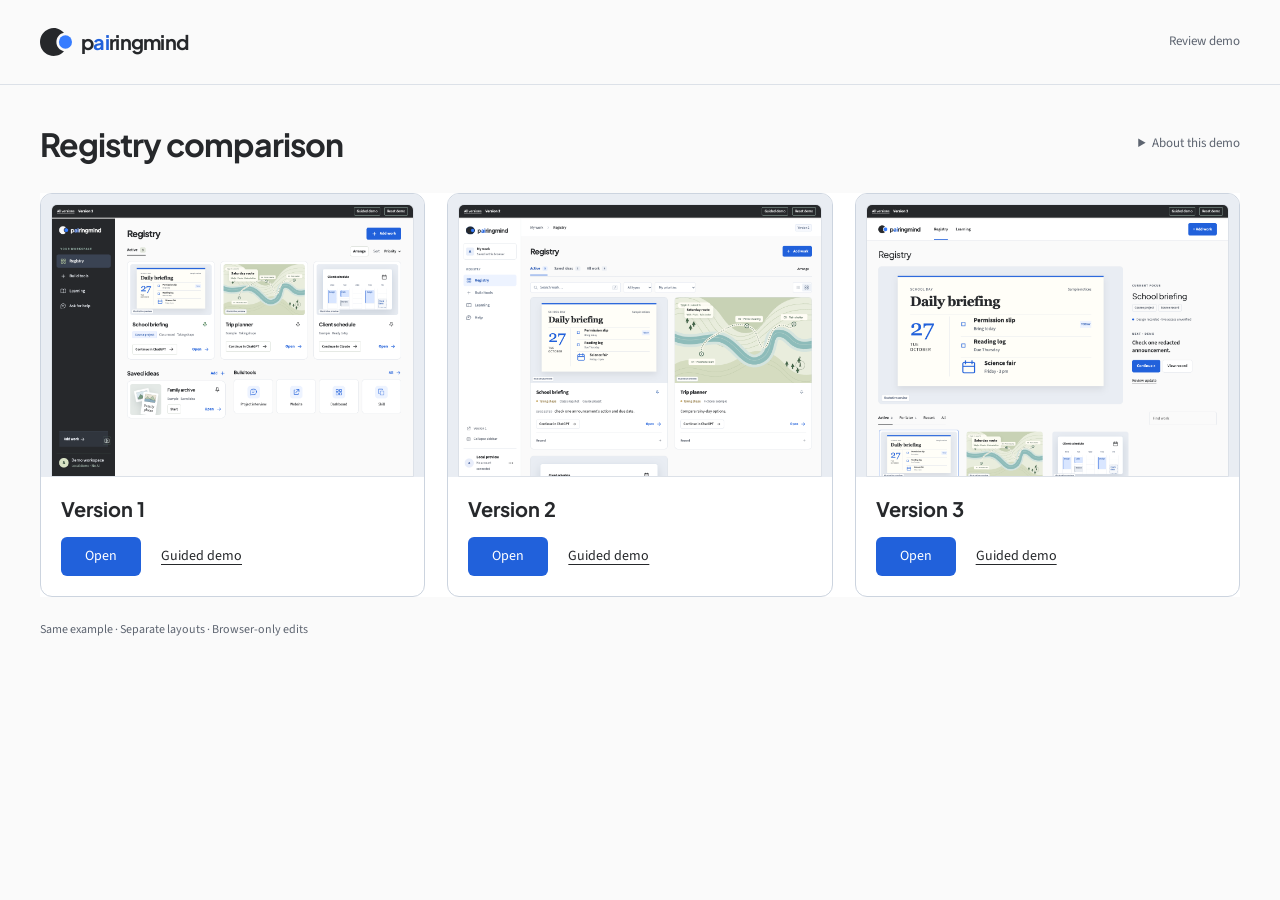
<file: index.html>
<!doctype html><html lang="en"><head><meta http-equiv="Content-Security-Policy" content="default-src 'none'; script-src 'self'; style-src 'self' 'unsafe-inline'; img-src 'self' data:; font-src 'self'; connect-src 'none'; object-src 'none'; base-uri 'none'; form-action 'none'"><meta name="referrer" content="no-referrer"><meta name="robots" content="noindex,nofollow"><meta charset="utf-8"><meta name="viewport" content="width=device-width,initial-scale=1"><meta name="robots" content="noindex,nofollow"><meta name="referrer" content="no-referrer"><title>Pairing Mind · Registry comparison</title><link rel="stylesheet" href="review-home.css"><link rel="stylesheet" href="brand.css"><script src="brand.js" defer></script></head><body><header><a class="brand pm-brand" data-pm-brand="true" href="./" aria-label="Pairing Mind home"><img src="brand/mark.svg" alt=""><span class="pm-wordmark label">p<span class="pm-ai">ai</span>ringmind</span></a><span>Review demo</span></header><main><div class="comparison-heading"><h1>Registry comparison</h1><details class="about-demo"><summary>About this demo</summary><p>All three use the same anonymized class record. Previews and exercise updates are illustrative. Edits stay in this browser. No student accounts or AI tools are connected.</p></details></div><div class="versions"><article><a class="screen-link" href="01-preserved/#projects" aria-label="Open version 1"><img src="screens/version-1.png" alt="Version 1 registry interface"></a><div class="version-caption"><h2>Version 1</h2><div class="version-actions"><a class="primary" href="01-preserved/#projects">Open</a><a href="01-preserved/?tour=1#projects">Guided demo</a></div></div></article><article><a class="screen-link" href="02-saas/#projects" aria-label="Open version 2"><img src="screens/version-2.png" alt="Version 2 registry interface"></a><div class="version-caption"><h2>Version 2</h2><div class="version-actions"><a class="primary" href="02-saas/#projects">Open</a><a href="02-saas/?tour=1#projects">Guided demo</a></div></div></article><article><a class="screen-link" href="03-independent/#projects" aria-label="Open version 3"><img src="screens/version-3.png" alt="Version 3 registry interface"></a><div class="version-caption"><h2>Version 3</h2><div class="version-actions"><a class="primary" href="03-independent/#projects">Open</a><a href="03-independent/?tour=1#projects">Guided demo</a></div></div></article></div><p class="comparison-note">Same example · Separate layouts · Browser-only edits</p></main></body></html>
</file>
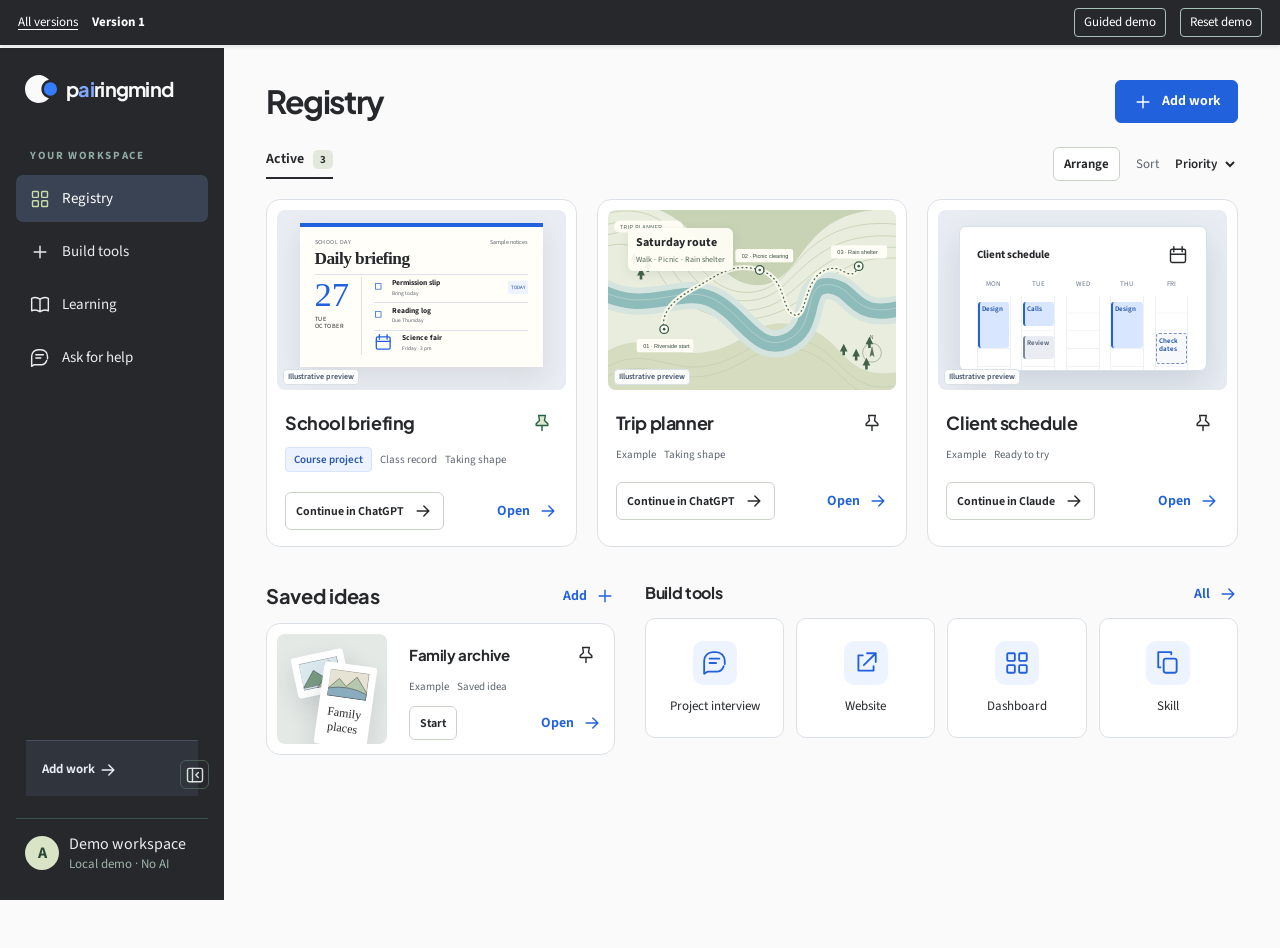
<file: 01-preserved/index.html>
<!doctype html>
<html lang="en"><head><meta http-equiv="Content-Security-Policy" content="default-src 'none'; script-src 'self'; style-src 'self' 'unsafe-inline'; img-src 'self' data:; font-src 'self'; connect-src 'none'; object-src 'none'; base-uri 'none'; form-action 'none'"><meta name="referrer" content="no-referrer"><meta name="robots" content="noindex,nofollow"><link rel="stylesheet" href="../preview.css"><script src="../preview.js"></script><script src="../review-data.js"></script><meta charset="UTF-8"><meta name="viewport" content="width=device-width,initial-scale=1"><meta name="theme-color" content="#26282B"><title>Registry · Pairing Mind</title><link rel="stylesheet" href="style.css"><link rel="stylesheet" href="registry.css"><script src="registry.js" defer></script><script src="app.js" defer></script><link rel="stylesheet" href="../review-tour.css"><script src="../review-tour.js" defer></script><link rel="stylesheet" href="../brand.css"><script src="../brand.js" defer></script><link rel="stylesheet" href="visual.css"></head><body><a class="skip" href="#main">Skip to content</a><div id="app"></div><dialog id="dialog"></dialog><div id="notice" role="status" aria-live="polite"></div></body></html>
</file>
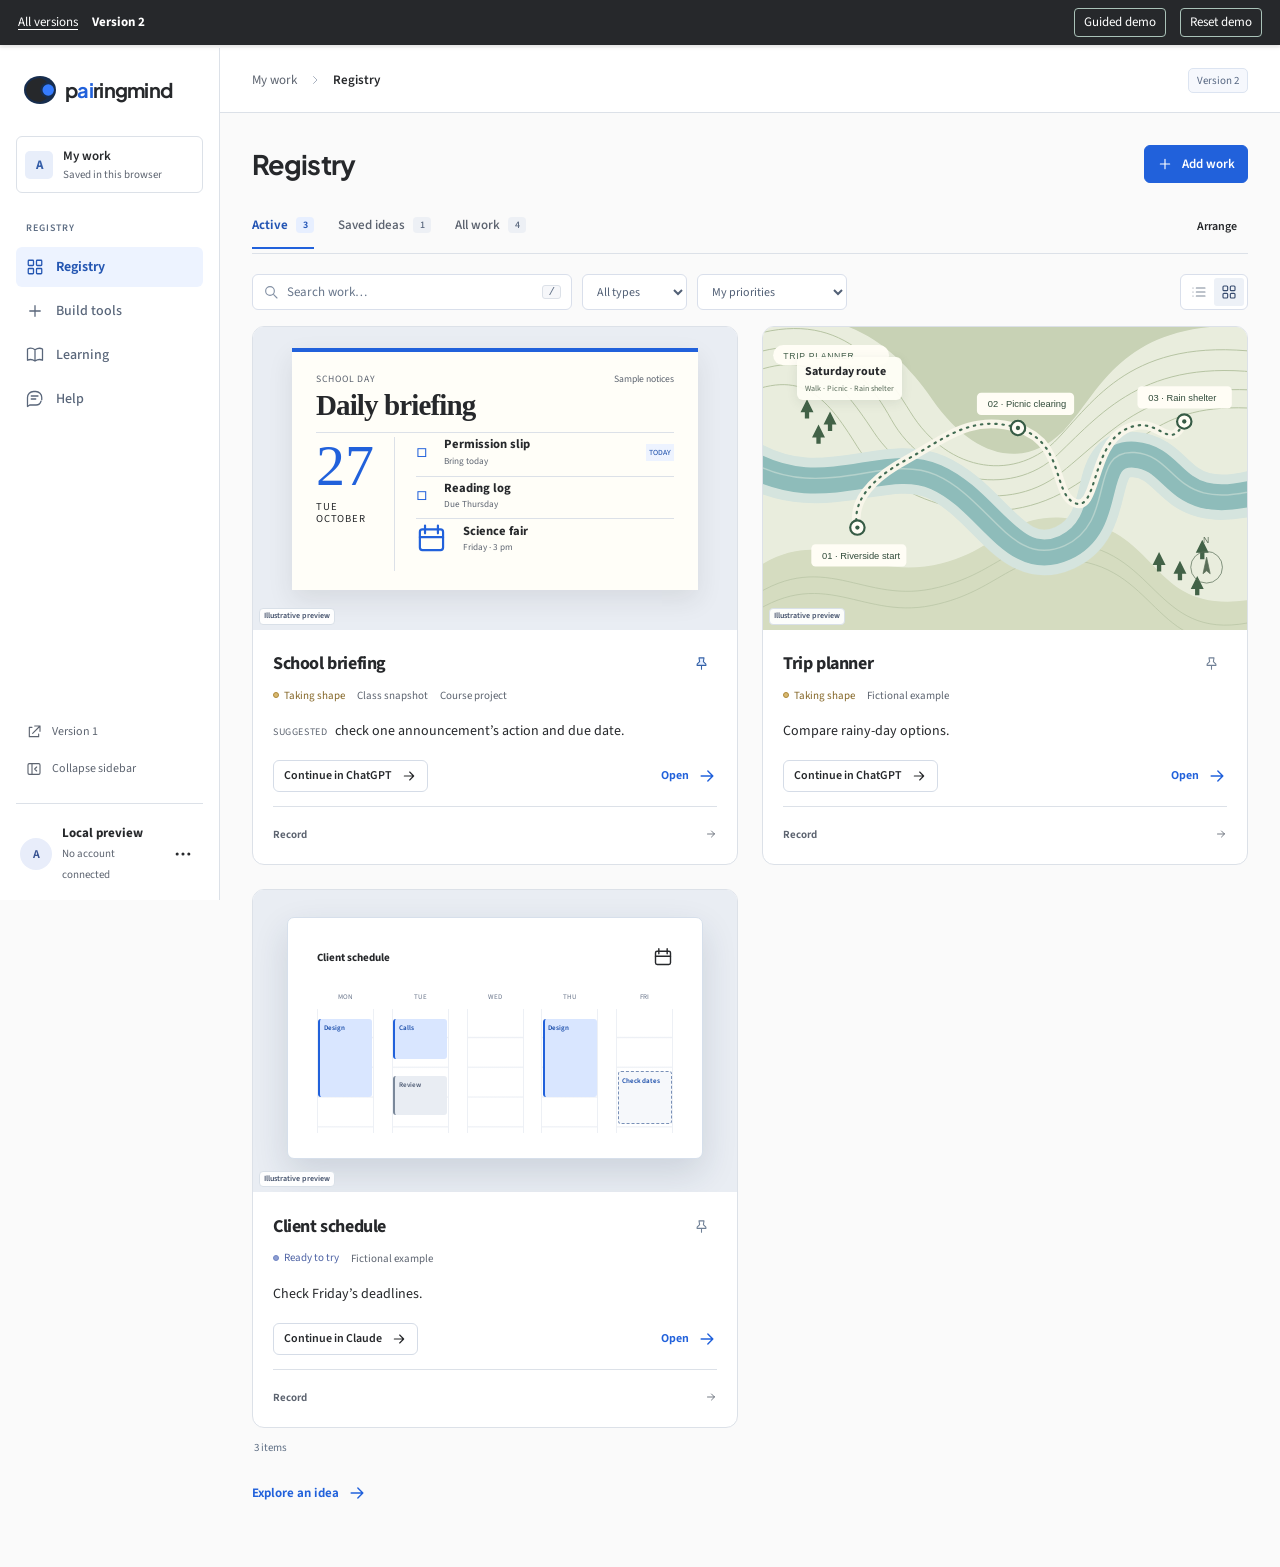
<file: 02-saas/index.html>
<!doctype html>
<html lang="en"><head><meta http-equiv="Content-Security-Policy" content="default-src 'none'; script-src 'self'; style-src 'self' 'unsafe-inline'; img-src 'self' data:; font-src 'self'; connect-src 'none'; object-src 'none'; base-uri 'none'; form-action 'none'"><meta name="referrer" content="no-referrer"><meta name="robots" content="noindex,nofollow"><link rel="stylesheet" href="../preview.css"><script src="../preview.js"></script><script src="../review-data.js"></script><meta charset="UTF-8"><meta name="viewport" content="width=device-width,initial-scale=1"><meta name="theme-color" content="#26282B"><title>Registry · Pairing Mind</title><link rel="stylesheet" href="style.css"><link rel="stylesheet" href="registry.css"><script src="registry.js" defer></script><link rel="stylesheet" href="saas.css"><script src="saas.js" defer></script><script src="app.js" defer></script><link rel="stylesheet" href="../review-tour.css"><script src="../review-tour.js" defer></script><link rel="stylesheet" href="../brand.css"><script src="../brand.js" defer></script></head><body><a class="skip" href="#main">Skip to content</a><div id="app"></div><dialog id="dialog"></dialog><div id="notice" role="status" aria-live="polite"></div></body></html>
</file>
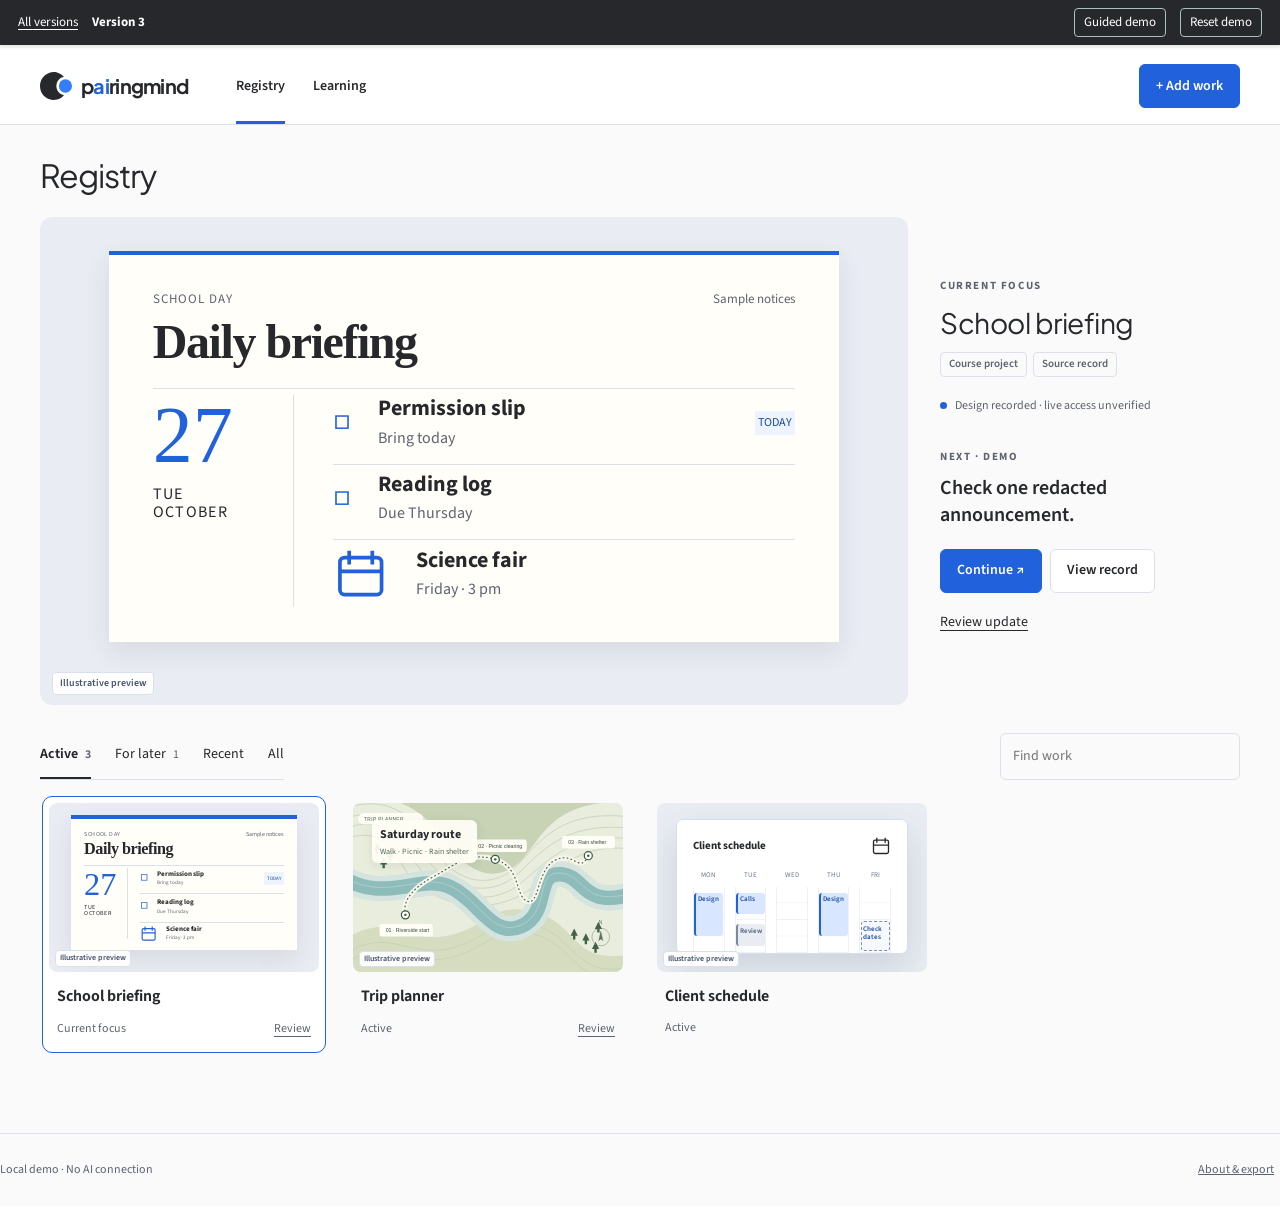
<file: 03-independent/index.html>
<!doctype html>
<html lang="en"><head><meta http-equiv="Content-Security-Policy" content="default-src 'none'; script-src 'self'; style-src 'self' 'unsafe-inline'; img-src 'self' data:; font-src 'self'; connect-src 'none'; object-src 'none'; base-uri 'none'; form-action 'none'"><meta name="referrer" content="no-referrer"><meta name="robots" content="noindex,nofollow"><link rel="stylesheet" href="../preview.css"><script src="../preview.js"></script><script src="../review-data.js"></script><meta charset="UTF-8"><meta name="viewport" content="width=device-width,initial-scale=1"><meta name="theme-color" content="#26282B"><title>Registry · Pairing Mind</title><link rel="stylesheet" href="style.css"><script src="app.js" defer></script><link rel="stylesheet" href="../review-tour.css"><script src="../review-tour.js" defer></script><link rel="stylesheet" href="../brand.css"><script src="../brand.js" defer></script></head><body><a class="skip" href="#main">Skip to content</a><div id="app"></div><dialog id="dialog" aria-labelledby="dialog-title"></dialog><div id="announcement" class="sr-only" role="status" aria-live="polite"></div></body></html>
</file>
<file: review-home.css>
*{box-sizing:border-box}body{margin:0;background:#FAFAFA;color:#26282B;font:16px/1.5 PMSource,system-ui,sans-serif}a{color:inherit;text-underline-offset:4px}a:focus-visible,summary:focus-visible{outline:3px solid #2161db;outline-offset:4px}header,main{max-width:1480px;margin:auto;padding:28px 40px}header{display:flex;justify-content:space-between;align-items:center;border-bottom:1px solid #dce1e8}.brand{font-weight:700;text-decoration:none;font-size:22px}header>span{font-size:13px;color:#5d6470}.comparison-heading{display:flex;align-items:center;justify-content:space-between;gap:24px;margin:12px 0 30px}h1{font:700 32px/1.2 PMJakarta,system-ui,sans-serif;letter-spacing:-1px;margin:0}.about-demo{position:relative;font-size:13px;color:#5d6470}.about-demo summary{cursor:pointer}.about-demo p{position:absolute;right:0;z-index:2;width:310px;background:#fff;border:1px solid #dce1e8;box-shadow:0 8px 30px #26282b13;border-radius:8px;padding:20px}.versions{display:grid;grid-template-columns:repeat(3,minmax(0,1fr));gap:22px}.versions article{min-width:0;border:1px solid #dce1e8;border-radius:12px;overflow:hidden;background:#fff}.screen-link{display:block;background:#e9edf3;padding:10px 10px 0;overflow:hidden}.screen-link img{display:block;width:100%;aspect-ratio:4/3;object-fit:cover;object-position:top;border:1px solid #dce1e8;border-radius:6px 6px 0 0;transition:transform .18s ease}.screen-link:hover img{transform:translateY(-3px)}.version-caption{padding:20px}.version-caption h2{font:700 20px/1.2 PMJakarta,system-ui,sans-serif;margin:0 0 16px}.version-actions{display:flex;align-items:center;gap:20px;font-size:14px}.version-actions .primary{display:inline-block;padding:9px 24px;border-radius:6px;text-decoration:none;background:#2161DB;color:white}.comparison-note{color:#5d6470;font-size:12px;margin-top:24px}@media(max-width:850px){header,main{padding:22px}.versions{grid-template-columns:1fr;gap:24px}.comparison-heading{align-items:start;gap:18px}h1{font-size:26px}.about-demo{font-size:12px;min-width:80px}.about-demo p{width:270px}.screen-link img{aspect-ratio:4/3}.version-caption{display:flex;align-items:center;justify-content:space-between;gap:16px}.version-caption h2{margin:0;font-size:18px}.version-actions{gap:16px}}@media(prefers-reduced-motion:reduce){.screen-link img{transition:none}}
</file>
<file: brand.css>
@font-face{font-family:PMJakarta;src:url('01-preserved/assets/plusjakartasans.ttf') format('truetype');font-weight:200 800;font-display:swap}@font-face{font-family:PMSource;src:url('01-preserved/assets/sourcesans3.ttf') format('truetype');font-weight:200 900;font-display:swap}
:root{--paper:#FAFAFA;--surface:#fff;--ink:#26282B;--muted:#5d6470;--line:#dce1e8;--blue:#2161DB;--sidebar:#26282B;--green:#2161DB;--green-hover:#174ba9;--pale:#E9EDF3;--pale-ink:#283b5d;--rust:#2161DB;--rust-pale:#edf3ff;--white:#fff;--sans:PMSource,system-ui,sans-serif;--shadow:0 20px 80px #26282b20}
body{background:#FAFAFA;color:#26282B}body,.review-bar,.review-tour{font-family:PMSource,system-ui,sans-serif}.pm-brand{display:inline-flex!important;align-items:center!important;gap:9px!important;text-decoration:none!important;color:#26282B!important;white-space:nowrap}.pm-brand:before,.pm-brand:after{content:none!important}.pm-brand img{display:block!important;width:32px!important;height:28px!important;object-fit:contain!important;filter:none!important}.pm-wordmark{font:700 20px/1.2 PMJakarta,system-ui,sans-serif!important;letter-spacing:-.7px!important;color:inherit}.pm-ai{color:#2161DB}.rail .pm-brand{color:#FAFAFA!important}.rail .pm-ai{color:#7FA8FF}.rail{background:#26282B;color:#E9EDF3}.rail .nav a.active{background:#3a4353;color:#fff}.rail-note{background:#30353d!important;border-color:#48515f!important}.rail-note p,.rail-note a{color:#E9EDF3!important}.tool-shelf{background:#26282B!important;color:#fff}.tool-shelf .section-intro,.tool-shelf .shelf-tool p,.tool-shelf .eyebrow{color:#d7e0ef!important}.tool-shelf .shelf-tool{border-color:#566174!important}.tool-shelf .shelf-tool>span{color:#a9c6ff!important}.saas-app{--sidebar:#fff}.btn.primary,.saas-app .btn.primary,.review-tour button.primary,.versions .primary{background:#2161DB!important;border-color:#2161DB!important;color:#fff!important}.btn.primary:hover,.saas-app .btn.primary:hover,.review-tour button.primary:hover,.versions .primary:hover{background:#174ba9!important}.focus{background:#26282B!important;color:#fff}.focus .quiet,.focus .eyebrow{color:#cddaf0!important}.focus .btn.light{background:#fff!important;color:#2161DB!important}.next-block{background:#E9EDF3!important;color:#26282B!important}.next-block .eyebrow{color:#435574!important}.next-block .btn.light{background:#2161DB!important;color:#fff!important}.review-bar{background:#26282B;border-color:#5d6470}.review-tour{background:#fff;color:#26282B;border-color:#aab8ce;box-shadow:0 8px 32px #26282b25}.review-tour button{color:#26282B;border-color:#aab8ce}.review-tour .tour-top{color:#5d6470}.tour-target{outline-color:#2161DB!important}a:focus-visible,button:focus-visible,summary:focus-visible{outline-color:#2161DB}.review-bar a:focus-visible,.review-bar button:focus-visible{outline-color:#a9c6ff}.versions{background:#fff;border-color:#ccd4df}.versions article{border-color:#ccd4df}.versions .number{color:#2161DB}.versions p,.versions ul,.note,.limits p,.limits details{color:#5d6470}.review-prompt,header,footer{border-color:#dce1e8}header span,footer{color:#5d6470}.review-prompt h2,.intro h1{color:#26282B}
.next-block .small,.next-block .muted,.next-block .help{color:#435574!important}
.next-block>p{color:#435574!important}
.next-block small{color:#435574!important}
@media(min-width:768px){.mobile-brand.pm-brand{display:none!important}}
</file>
<file: preview.css>
.work-preview{position:relative;display:block;aspect-ratio:16/10;overflow:hidden;border-radius:12px;background:#e9edf3;color:#26282b;isolation:isolate;min-width:0}.work-preview svg{width:20px;height:20px}.preview-label{position:absolute;left:12px;bottom:10px;font:600 10px/1.3 PMSource,system-ui,sans-serif;background:#fffffff0;color:#43516b;padding:4px 7px;border:1px solid #d9e0e8;border-radius:4px;z-index:2}.specimen{position:absolute;background:#fff;box-shadow:0 14px 35px #19304c24;border:1px solid #d6dfeb;overflow:hidden}.specimen-header{display:flex;align-items:center;justify-content:space-between;gap:8px;margin-bottom:5%;font:600 clamp(10px,1.3vw,18px)/1.2 PMSource,system-ui,sans-serif}.trip-specimen{height:100%}.trip-specimen>img{width:100%;height:100%;object-fit:cover}.trip-caption{position:absolute;top:10%;left:7%;display:grid;gap:3px;background:#fffef6ed;border-radius:6px;padding:10px 14px;box-shadow:0 3px 12px #2b463817;font:600 16px PMSource,system-ui}.trip-caption>span{font-size:10px;font-weight:400;color:#586b59}.schedule-specimen{inset:9% 7% 11%;border-radius:7px;padding:6%}.schedule-specimen .specimen-header{margin-bottom:7%}.week-grid{display:grid;grid-template-columns:repeat(5,1fr);gap:5%;height:68%}.week-day{min-width:0}.week-day>span{display:block;font-size:7px;color:#6a768b;margin-bottom:7px;text-align:center}.time-grid{height:100%;position:relative;border-inline:1px solid #edf0f5;background:repeating-linear-gradient(to bottom,transparent 0,transparent 22%,#edf0f5 23%,transparent 24%)}.slot{position:absolute;inset:8% 1% auto;background:#d9e6ff;border-left:2px solid #2161db;border-radius:3px;font:600 clamp(6px,.7vw,11px)/1.2 PMSource,system-ui;padding:9% 6%;height:32%;color:#174ba9;overflow:hidden}.slot-long{height:63%}.slot.second{top:54%;background:#e9edf3;color:#536078;border-color:#7a889a}.slot.outlined{border:1px dashed #7990b7;background:#f6f8fb;top:50%;height:43%}.archive-specimen{height:100%;background:#e4e9e6;display:grid;place-items:center}.photo{background:white;padding:7px;box-shadow:0 10px 25px #263a4425;width:48%;border-radius:3px;position:absolute}.photo svg{width:100%;height:auto;display:block}.photo.back{transform:rotate(-12deg);left:15%;top:17%}.photo.front{transform:rotate(8deg);left:38%;top:27%}.photo>span{display:block;text-align:center;font:12px Georgia,serif;padding:8px 0 4px}.custom-specimen{height:100%;display:flex;align-items:center;justify-content:center;flex-direction:column;gap:12px;color:#68758a}.custom-specimen svg{width:52px;height:52px}.custom-specimen>span{font-size:13px}.visual-status{display:flex;align-items:center;gap:10px;font-size:12px;color:#657084;padding:12px 0}.visual-status span{display:flex;align-items:center;gap:6px}.visual-status i{width:9px;height:9px;border:1px solid #8390a3;border-radius:50%;display:block}.visual-status .known{color:#2161db;font-weight:650}.visual-status .known i{background:#2161db;border-color:#2161db}.visual-status b{height:1px;background:#ccd6e6;flex:1;max-width:40px}.work-preview.compact .preview-label{font-size:8px;bottom:5px;left:6px;padding:2px 4px}.work-preview.compact .trip-caption{font-size:12px;padding:6px 8px}.work-preview.compact .trip-caption>span{font-size:8px}.work-preview.compact .specimen-header{font-size:11px}.work-preview.compact .school-feature>strong{font-size:12px}.work-preview.compact .mock-ring{font-size:16px;border-width:3px}.work-preview.compact .school-tasks>div{font-size:8px}.work-preview.compact .slot{font-size:7px}@media(max-width:600px){.specimen-header{font-size:14px}.school-feature>strong{font-size:17px}.school-tasks>div{font-size:11px}.slot{font-size:9px}}

.work-preview.school{container-type:inline-size;background:#e9edf3}.school-bulletin{position:absolute;inset:7% 8% 13%;background:#fffef8;color:#26282b;border-top:4px solid #2161db;padding:5% 6%;box-shadow:0 10px 24px #26282b18;display:grid;grid-template-columns:22% 1fr;grid-template-rows:auto auto 1fr;gap:4% 6%;font-family:PMSource,system-ui,sans-serif}.bulletin-heading{grid-column:1/-1;display:flex;justify-content:space-between;font-size:clamp(6px,2cqw,13px);letter-spacing:.08em;color:#5d6470}.bulletin-heading span:last-child{letter-spacing:0}.bulletin-title{grid-column:1/-1;font:600 clamp(16px,6cqw,48px)/1.1 Georgia,serif;letter-spacing:-.03em;padding-bottom:3%;border-bottom:1px solid #dce1e8}.bulletin-date{display:flex;flex-direction:column;border-right:1px solid #dce1e8;line-height:1.1}.bulletin-date b{font:400 clamp(24px,12cqw,80px)/1 Georgia,serif;color:#2161db}.bulletin-date span{font-size:clamp(6px,2.2cqw,16px);letter-spacing:.08em;margin-top:8%}.bulletin-reminders{display:grid;gap:8%;align-content:start;min-width:0}.bulletin-reminder{display:flex;align-items:center;gap:6%;border-bottom:1px solid #dce1e8;padding-bottom:6%}.bulletin-reminders strong{display:block;font-size:clamp(8px,2.8cqw,22px);line-height:1.2}.bulletin-reminders div>span:not(.notice-check):not(.notice-due){display:block;font-size:clamp(6px,2.1cqw,16px);color:#5d6470;margin-top:3%}.notice-check{font-size:clamp(14px,4cqw,30px);color:#2161db}.notice-due{margin-left:auto;font-size:clamp(5px,1.6cqw,12px);color:#174ba9;background:#edf3ff;padding:3px}.bulletin-event{display:flex;gap:6%;align-items:center}.bulletin-event svg{color:#2161db;width:12%;height:auto;flex:none}
.school-bulletin{padding:4% 5%;gap:2% 6%;grid-template-rows:auto auto minmax(0,1fr);overflow:hidden}.bulletin-reminders{gap:3%}.bulletin-reminder{padding-bottom:3%}.bulletin-reminders strong{font-size:clamp(7px,2.6cqw,22px)}.bulletin-reminders div>span:not(.notice-check):not(.notice-due){font-size:clamp(5px,1.9cqw,16px)}
</file>
<file: 01-preserved/style.css>
@font-face{font-family:Jakarta;src:url('assets/plusjakartasans.ttf')}@font-face{font-family:Source;src:url('assets/sourcesans3.ttf')}
:root{--paper:#f6f5f0;--ink:#20312c;--muted:#64716b;--line:#dde1d8;--blue:#215dd3;--sidebar:#182b28;--green:#3b6850;--white:#fffefb;--rail:224px;font-family:Source,sans-serif;color:var(--ink);background:var(--paper);font-size:16px}*{box-sizing:border-box}body{margin:0}button,input,textarea,select{font:inherit}button,a,input,textarea,select{-webkit-tap-highlight-color:transparent}button,a{touch-action:manipulation}button{cursor:pointer}a{color:inherit;text-decoration:none}button:disabled{cursor:default;opacity:.55}button:focus-visible,a:focus-visible,input:focus-visible,textarea:focus-visible,select:focus-visible{outline:3px solid #286bff;outline-offset:4px}button{color:inherit}svg{width:20px;height:20px;flex:none;vertical-align:middle;fill:none;stroke:currentColor;stroke-width:1.7;stroke-linecap:round;stroke-linejoin:round}h1,h2,h3,h4,p{margin:0}h1,h2,h3,h4{font-family:Jakarta,sans-serif}h1{font-size:36px;letter-spacing:-1.4px;line-height:1.2}h2{font-size:24px;letter-spacing:-.8px;line-height:1.3}h3{font-size:17px;letter-spacing:-.3px}p{line-height:1.5}small{font-size:13px}.muted{color:var(--muted)}.eyebrow{font-size:11px;font-weight:700;text-transform:uppercase;letter-spacing:1.6px}.skip{position:fixed;top:-80px;left:12px;z-index:99;background:white;padding:12px}.skip:focus{top:12px}.rail{width:var(--rail);position:fixed;inset:0 auto 0 0;background:var(--sidebar);color:#d7e2db;display:flex;flex-direction:column;padding:27px 16px;z-index:20}.brand{display:flex;align-items:center;gap:9px;color:white;font-family:Jakarta;font-weight:800;font-size:22px;letter-spacing:-1px;padding:0 9px}.brand img{width:33px;height:33px}.rail .eyebrow{color:#90aaa1;margin:45px 14px 12px}.nav{display:grid;gap:6px}.nav a{display:flex;align-items:center;gap:12px;padding:13px 14px;border-radius:7px;font-size:15px}.nav a:hover{background:#29403a}.nav a.active{background:#354c42;color:white}.nav a.active svg{color:#c7dcab}.rail-note{margin:auto 10px 22px;padding:20px 0;border-top:1px solid #3d514a}.rail-note p{font-size:15px;color:#becfc5;margin:9px 0 13px}.rail-note a{font-size:13px;font-weight:650;color:#e0e8c8}.avatar-row{display:flex;gap:10px;align-items:center;padding:14px 9px 0;border-top:1px solid #3d514a}.avatar{display:grid;place-items:center;width:34px;height:34px;border-radius:50%;background:#d9e3c6;color:#2c4736;font-weight:700}.avatar-row small{color:#9fb3a8;display:block}.shell{margin-left:var(--rail);min-height:100vh}.topbar{height:66px;display:flex;justify-content:space-between;align-items:center;padding:0 42px;border-bottom:1px solid var(--line);background:#fbfaf7;gap:16px;font-size:14px}.topbar .demo{font-size:12px;color:var(--muted);display:flex;gap:8px;align-items:center}.dot{display:inline-block;width:6px;height:6px;border-radius:50%;background:#5e8a67}.topbar-actions{display:flex;align-items:center;gap:18px}.icon-button{display:inline-flex;align-items:center;justify-content:center;width:36px;height:36px;background:transparent;border:1px solid var(--line);border-radius:6px}.rail-toggle{color:#d7e2db;border-color:#4a6057;position:absolute;right:15px;bottom:111px;width:29px;height:29px}.collapsed{--rail:76px}.collapsed .rail{padding:26px 12px}.collapsed .brand{padding:0;justify-content:center}.collapsed .rail .label,.collapsed .rail .eyebrow,.collapsed .rail-note,.collapsed .avatar-row .who{display:none}.collapsed .nav{margin-top:48px}.collapsed .nav a{justify-content:center;padding:14px}.collapsed .avatar-row{margin-top:auto;padding:14px 0 0;justify-content:center}.collapsed .rail-toggle{right:23px;bottom:100px}.mobile-brand{display:none}.main{max-width:1320px;margin:0 auto;padding:38px 42px 60px}.main:focus{outline:none}.page-heading{display:flex;justify-content:space-between;align-items:flex-end;gap:20px;margin-bottom:29px}.page-heading p{margin-top:9px;color:var(--muted);font-size:17px}.btn{display:inline-flex;align-items:center;justify-content:center;gap:9px;min-height:43px;padding:10px 17px;border-radius:6px;border:1px solid #cbd3c9;background:var(--white);color:var(--ink);font-weight:650;font-size:14px;line-height:1.3}.btn:hover{background:#f0f3eb}.btn.primary{background:var(--blue);color:#fff;border-color:var(--blue)}.btn.primary:hover{background:#164bb2}.btn.dark{background:var(--ink);color:#fff;border-color:var(--ink)}.btn.ghost{background:transparent;border-color:transparent}.btn.small{min-height:34px;padding:7px 10px;font-size:13px}.text-link{display:inline-flex;gap:8px;align-items:center;color:var(--blue);font-weight:650;font-size:14px;background:none;border:0;padding:0}.toolbar{display:flex;gap:16px;align-items:center;justify-content:space-between;margin-bottom:18px}.toolbar-left{display:flex;gap:17px;align-items:center}.tab-label{font-weight:650;border-bottom:2px solid var(--ink);padding-bottom:8px;font-size:14px}.count{background:#e3e8dd;padding:2px 7px;border-radius:5px;font-size:11px;margin-left:6px}.sort{font-size:13px;color:var(--muted);display:flex;align-items:center;gap:7px}.sort select{background:none;border:0;font-weight:600;color:var(--ink);padding:5px}.project-grid{display:grid;grid-template-columns:minmax(0,1.35fr) minmax(290px,1fr);gap:22px}.project-card{background:var(--white);border:1px solid var(--line);border-radius:11px;overflow:hidden;position:relative;box-shadow:0 3px 7px #1b382005}.project-card:hover{border-color:#aebaa9}.project-visual{height:211px;position:relative;overflow:hidden;background:#e9eddd;display:block}.project-visual img{width:100%;height:100%;object-fit:cover}.project-visual:focus-visible{outline-offset:-5px}.visual-label{position:absolute;left:20px;bottom:15px;display:flex;gap:7px}.badge{display:inline-flex;align-items:center;gap:5px;padding:4px 8px;background:#f5f5eb;border:1px solid #dce2d4;border-radius:4px;font-size:11px;font-weight:600;color:#425a45}.badge.blue{background:#edf2ff;color:#2858ab;border-color:#d7e3ff}.badge.live{background:#e9f1e7;color:#3b6445;border-color:#ccdfc7}.pin{position:absolute;top:13px;right:13px;background:#fffc;backdrop-filter:blur(6px);z-index:2;width:33px;height:33px;border:1px solid #fff;border-radius:50%;display:grid;place-items:center}.pin[aria-pressed=true]{color:#246145;background:#fff}.pin[aria-pressed=true] svg{fill:#dce9cc}.card-content{padding:21px 22px 0}.project-title{font-size:21px;letter-spacing:-.7px;font-family:Jakarta;font-weight:750;display:block}.project-title:hover{color:var(--blue)}.card-summary{font-size:14px;color:var(--muted);margin-top:8px;min-height:42px}.status-line{display:flex;align-items:center;gap:7px;font-size:12px;margin:17px 0 12px;color:#50634f}.stage-track{display:flex;gap:3px}.stage-track i{width:19px;height:4px;background:#e2e7dd;border-radius:2px}.stage-track i.done{background:#66885c}.next-strip{border-top:1px solid var(--line);padding:14px 0 18px;display:flex;gap:12px;align-items:flex-start}.next-icon{color:#58744d;padding-top:2px}.next-strip .eyebrow{font-size:9px;letter-spacing:1.2px;color:#6b7568}.next-strip p{margin-top:4px;font-size:14px;font-weight:600;line-height:1.35}.card-footer{background:#fafbf7;border-top:1px solid var(--line);padding:12px 20px;display:flex;align-items:center;justify-content:space-between;gap:8px}.card-footer small{color:var(--muted);font-size:11px}.studio-art{background:#eadcc7;padding:27px 30px 14px;transform:rotate(-3deg);width:85%;margin:20px auto 0;border-radius:4px;box-shadow:0 8px 25px #6d503d18;font-size:12px;color:#594a39}.studio-art .calendar-title{font-family:Jakarta;font-size:14px;font-weight:700;display:flex;justify-content:space-between;margin-bottom:13px}.calendar-row{display:flex;gap:9px;padding:8px 0;border-top:1px solid #cfc0a9}.calendar-row span:first-child{width:31px;color:#665642}.calendar-row span:last-child{padding:2px 9px;border-radius:3px;background:#d3dbbd}.calendar-row:nth-child(3) span:last-child{background:#f4ead8}.calendar-row:nth-child(4) span:last-child{background:#cddadd}.own-art{background:#e4e9f4;display:flex;align-items:center;justify-content:center;height:100%;position:relative}.own-art .large-initial{font-family:Jakarta;font-size:120px;color:#8d9ebd;line-height:1;font-weight:700}.own-art .idea-caption{position:absolute;right:20px;bottom:25px;color:#4f6080;font-size:12px}.home-bottom{display:grid;grid-template-columns:1.35fr 1fr;gap:22px;margin-top:27px}.note-card{border:1px solid var(--line);border-radius:9px;padding:21px 22px;background:#eeefe5}.note-card p{color:#62705b;font-size:14px;margin:8px 0 15px;max-width:450px}.activity-preview{padding:10px 2px}.section-title{display:flex;align-items:center;justify-content:space-between;margin-bottom:14px}.section-title h2{font-size:16px;letter-spacing:-.3px}.mini-event{display:flex;gap:12px;font-size:14px;padding-top:2px}.mini-event .event-marker{margin-top:5px;width:7px;height:7px;border-radius:50%;background:#94a984;flex:none}.mini-event small{display:block;color:var(--muted);margin-top:5px}.home-footnote{margin-top:24px;color:var(--muted);font-size:12px}.crumb{display:flex;align-items:center;gap:8px;font-size:13px;color:var(--muted);margin-bottom:21px}.crumb a:hover{color:var(--blue)}.project-head{display:flex;justify-content:space-between;align-items:flex-start;gap:20px;margin-bottom:22px}.project-head .badges{display:flex;gap:6px;margin-bottom:9px}.project-head p{margin-top:10px;color:var(--muted);max-width:650px}.workspace-grid{display:grid;grid-template-columns:minmax(0,1.7fr) minmax(260px,1fr);gap:23px;align-items:start}.panel{background:var(--white);border:1px solid var(--line);border-radius:10px;overflow:hidden}.panel-pad{padding:23px}.action-panel{padding:23px;background:#edf2e7;border:1px solid #d4dfca;border-radius:10px;margin-bottom:22px}.action-panel .eyebrow{color:#557047}.action-panel h2{font-size:22px;line-height:1.4;margin:9px 0 16px;max-width:580px}.action-panel .action-row{display:flex;gap:12px;align-items:center;flex-wrap:wrap}.action-panel .hint{font-size:12px;color:#5f6d59;margin-top:11px}.result-art{height:230px;display:block;width:100%;object-fit:cover}.result-title{display:flex;justify-content:space-between;gap:20px;align-items:flex-start;margin-bottom:12px}.result-title small{color:var(--muted);white-space:nowrap}.result-copy{font-size:16px;line-height:1.65}.result-facts{display:grid;grid-template-columns:1fr 1fr;gap:14px;margin-top:18px;border-top:1px solid var(--line);padding-top:18px;font-size:13px}.result-facts strong{display:block;margin-bottom:5px}.source-note{font-size:12px;color:var(--muted);margin-top:15px;display:flex;gap:7px;align-items:center}.stack{display:grid;gap:20px}.plan-step{display:flex;gap:11px;padding:16px 0;border-top:1px solid var(--line)}.plan-step:first-of-type{border-top:0}.step-dot{border:1px solid #bac8b3;border-radius:50%;width:22px;height:22px;font-size:11px;display:grid;place-items:center;flex:none;color:#46623b}.step-dot.current{background:#dce9ce}.plan-step strong{font-size:14px;display:block}.plan-step p{font-size:12px;color:var(--muted);margin-top:4px}.plan-step.muted{opacity:.8}.location-row{display:flex;align-items:center;justify-content:space-between;gap:10px;margin:15px 0 12px}.tool-mark{width:30px;height:30px;border-radius:7px;background:#e8efe6;display:grid;place-items:center;font-family:Jakarta;font-size:12px;font-weight:750;color:#335744}.tool-mark.claude{background:#f0e3d8;color:#844a31}.location-main{display:flex;gap:9px;align-items:center}.location-main small{color:var(--muted);display:block;font-size:11px}.help-card{padding:19px 20px;background:#e9eddf;border:1px solid #d7deca;border-radius:10px}.help-card h3{font-size:15px}.help-card p{font-size:13px;color:#5c6d51;margin:7px 0 13px}.help-links{display:flex;gap:15px;flex-wrap:wrap}.history{margin-top:22px}.history-item{padding:17px 0;border-bottom:1px solid var(--line)}.history-item:last-child{border:0}.history-item p{font-size:14px;margin-top:6px}.history-item small{font-size:11px;color:var(--muted)}.history-item .history-detail{font-size:12px;color:var(--muted)}details summary{cursor:pointer;font-size:13px;font-weight:650;margin-top:8px}details summary::marker{color:#73856c}.page-narrow{max-width:790px;margin:0 auto}.form-panel{padding:30px}.form-panel h2{margin-bottom:10px}.form-intro{color:var(--muted);margin-bottom:25px}.field{margin-bottom:21px}.field label{display:block;font-weight:650;font-size:14px;margin-bottom:7px}.field input,.field textarea,.field select{display:block;width:100%;background:var(--white);border:1px solid #bbc6b7;border-radius:5px;padding:12px;color:var(--ink);font-size:15px}.field textarea{min-height:95px;resize:vertical;line-height:1.5}.field small{display:block;color:var(--muted);margin-top:6px}.form-pair{display:grid;grid-template-columns:1fr 1fr;gap:18px}.form-actions{display:flex;justify-content:space-between;align-items:center;gap:16px;margin-top:24px;padding-top:21px;border-top:1px solid var(--line)}.callout{padding:14px 16px;background:#f2f4ec;border-left:3px solid #99ac7c;font-size:14px;color:#506044;margin:18px 0}.saved-banner{display:flex;gap:12px;align-items:center;padding:15px 18px;margin-bottom:22px;background:#e4efde;border:1px solid #bfd5b3;border-radius:7px;font-size:14px}.context-preview{background:#f5f6f1;border:1px solid var(--line);border-radius:7px;padding:21px;margin:21px 0}.context-preview dl{margin:0}.context-preview dt{font-size:11px;text-transform:uppercase;letter-spacing:1px;color:var(--muted);margin:16px 0 5px}.context-preview dt:first-child{margin-top:0}.context-preview dd{margin:0;font-size:15px;line-height:1.5}.button-row{display:flex;flex-wrap:wrap;gap:10px}.resource{display:flex;gap:17px;align-items:flex-start;margin-top:22px;padding-top:22px;border-top:1px solid var(--line)}.resource-index{font-size:12px;background:#e5ebdb;padding:7px 10px;border-radius:5px}.resource p{font-size:15px;margin:7px 0 15px}.lesson-content{line-height:1.7;margin:20px 0}.lesson-content h3{margin:23px 0 9px}.lesson-content ol{padding-left:23px}.lesson-content li{margin:10px 0}.prompt-box{background:#eff1e8;padding:20px;border-radius:8px;font-size:16px;line-height:1.6}.help-context{display:flex;gap:10px;align-items:center;padding:14px 17px;background:#edf2e5;border-radius:7px;margin-bottom:23px}.help-response{padding:22px;background:#f1f4ec;border:1px solid #d8e1cd;border-radius:8px;margin-top:22px}.help-response h3{margin:10px 0}.help-response p{margin:10px 0}.suggested-prompts{display:flex;gap:8px;flex-wrap:wrap;margin:12px 0 20px}.suggested-prompts button{font-size:13px;background:#f7f8f2;border:1px solid #d5ddce;border-radius:16px;padding:7px 12px}dialog{border:1px solid var(--line);border-radius:12px;padding:27px;max-width:620px;width:calc(100% - 32px);max-height:90dvh;color:var(--ink);background:var(--paper);box-shadow:0 30px 90px #12251e40}dialog::backdrop{background:#10231d80;backdrop-filter:blur(3px)}.dialog-head{display:flex;justify-content:space-between;gap:20px;align-items:flex-start;margin-bottom:20px}.dialog-head h2{font-size:23px}.dialog-head p{font-size:14px;color:var(--muted);margin-top:7px}dialog .field textarea{min-height:75px}#notice{position:fixed;bottom:24px;left:calc(50% + var(--rail)/2);transform:translateX(-50%) translateY(100px);max-width:calc(100% - 35px);background:#203b2e;color:white;padding:12px 20px;border-radius:7px;box-shadow:0 8px 30px #0002;z-index:100;font-size:14px;opacity:0;transition:transform .2s,opacity .2s}#notice.visible{transform:translateX(-50%) translateY(0);opacity:1}.form-error{color:#9a382b;font-size:14px;margin:12px 0}.empty-result{padding:30px;background:#f3f4ed;color:#617056;border:1px dashed #b9c8aa;border-radius:8px}.empty-result h3{color:var(--ink);margin-bottom:10px}.main.enter{animation:enter .25s ease-out}@keyframes enter{from{opacity:.5;transform:translateY(4px)}to{opacity:1;transform:translateY(0)}}
@media(min-width:1500px){.main{padding-top:45px}.project-visual{height:250px}.card-summary{min-height:0}.project-title{font-size:24px}}
@media(max-width:1150px){:root{--rail:190px}.rail{padding-left:10px;padding-right:10px}.brand{font-size:19px}.brand img{width:28px}.main{padding:28px}.topbar{padding:0 28px}.workspace-grid{grid-template-columns:minmax(0,1.45fr) minmax(240px,1fr)}.project-grid{grid-template-columns:1.2fr 1fr}.card-footer{flex-wrap:wrap}.project-title{font-size:18px}.rail-note{font-size:14px}.card-content{padding:18px 18px 0}.project-visual{height:190px}}
@media(max-width:900px){:root{--rail:76px}.rail{padding:25px 12px}.brand{padding:0;justify-content:center}.rail .label,.rail .eyebrow,.rail-note,.avatar-row .who,.rail-toggle{display:none}.nav{margin-top:48px}.nav a{justify-content:center;padding:14px}.avatar-row{margin-top:auto;padding:14px 0 0;justify-content:center}.workspace-grid{grid-template-columns:1fr}.workspace-grid>.stack{grid-template-columns:1fr 1fr}.project-grid{gap:16px}.home-bottom{gap:16px}.card-summary{min-height:62px}.project-head{flex-wrap:wrap}.main{padding:28px 24px}.topbar{padding:0 24px}.project-visual{height:177px}}
@media(max-width:650px){:root,.collapsed{--rail:0px}.rail{position:static;inset:auto;width:100%;padding:12px 17px;background:var(--sidebar);display:block}.brand{font-size:19px;justify-content:flex-start;padding:0}.brand .label,.collapsed .brand .label{display:inline}.brand img{width:27px;height:27px}.nav,.collapsed .nav{display:flex;margin-top:14px;gap:4px}.nav a,.collapsed .nav a{padding:9px 12px;gap:7px;font-size:12px;flex:1;justify-content:center}.nav .label,.collapsed .nav .label{display:inline}.nav svg{width:16px;height:16px}.rail .avatar-row,.rail-toggle{display:none}.shell{margin:0}.topbar{height:41px;padding:0 18px;font-size:12px}.topbar .demo{font-size:10px;gap:5px}.topbar-actions{gap:8px}.topbar .breadcrumb-top{display:none}.topbar .reset{font-size:10px;padding:4px}.main{padding:25px 18px 40px}.page-heading{align-items:flex-start;gap:12px;margin-bottom:24px}.page-heading h1{font-size:28px}.page-heading p{font-size:14px;margin-top:7px}.page-heading>.btn{padding:10px 12px;min-height:39px;font-size:12px;white-space:nowrap}.page-heading>.btn svg{width:15px;height:15px}.project-grid,.home-bottom{grid-template-columns:1fr;gap:19px}.project-visual{height:195px}.project-title{font-size:22px}.card-summary{min-height:0}.card-content{padding:20px 20px 0}.card-footer{flex-wrap:nowrap;padding:13px 18px}.home-bottom{margin-top:23px}.activity-preview{padding:6px 2px}.toolbar{gap:10px}.sort{font-size:12px}.sort select{max-width:140px;font-size:12px}.tab-label{font-size:13px}.workspace-grid>.stack{grid-template-columns:1fr}.project-head h1{font-size:29px}.project-head p{font-size:15px}.project-head{gap:14px}.project-head .btn{font-size:12px}.action-panel{padding:20px}.action-panel h2{font-size:20px}.action-panel .action-row{gap:11px}.action-panel .btn{font-size:13px}.result-art{height:200px}.result-title{display:block}.result-title small{display:block;margin-top:7px}.panel-pad{padding:20px}.form-panel{padding:22px 19px}.form-pair{grid-template-columns:1fr;gap:0}.form-panel h2{font-size:21px}.form-actions{flex-wrap:wrap}.result-facts{gap:12px}.crumb{font-size:12px}.help-context{font-size:13px}.dialog-head h2{font-size:21px}dialog{padding:22px 19px}.topbar .demo .local-word{display:none}#notice{left:50%;width:max-content}.studio-art{margin-top:17px}.home-footnote{font-size:11px}}
@media(prefers-reduced-motion:reduce){*,*::before,*::after{animation:none!important;transition:none!important;scroll-behavior:auto!important}}

/* Keep long learner-entered names readable without breaking the workspace. */
h1,h2,h3,.project-title,.project-head,.card-content,.context-preview dd,.result-copy{overflow-wrap:anywhere;min-width:0}.btn:active,.icon-button:active,.pin:active{filter:brightness(.94)}.btn:disabled{cursor:not-allowed}.form-error{min-height:1.5em}.callout{border-left:0;border-radius:6px}.plan-step.muted{opacity:1}.source-note{align-items:flex-start}
.support-picker{display:flex;align-items:center;gap:12px;margin:0 0 24px;padding:12px 16px;border:1px solid var(--line);border-radius:7px;background:#eef1e7;font-size:13px}.support-picker label{color:#56634d;flex:none}.support-picker select{padding:8px;border:1px solid #bac6af;border-radius:5px;background:#fffefb;min-width:0;max-width:100%;flex:1;color:var(--ink)}.existing-work{padding:16px 0;border-top:1px solid var(--line);border-bottom:1px solid var(--line)}.existing-work summary{margin:0}.existing-work>p{margin:16px 0}.existing-work .field{margin-top:16px}.project-story{height:100%;padding:24px 28px 48px;position:relative;isolation:isolate;overflow:hidden;display:flex;flex-direction:column;background:#e6edda;color:#354f38}.project-story::after{content:"";position:absolute;right:-35px;bottom:-85px;width:220px;height:220px;border:1px solid currentColor;opacity:.13;border-radius:50%;box-shadow:0 0 0 22px #ffffff18,0 0 0 43px #ffffff25;z-index:-1}.cover-blueprint{background:#dfe8f3;color:#345373}.cover-paper{background:#f0e4cf;color:#665039}.story-mark{position:absolute;right:25px;top:23px;opacity:.65}.project-card .story-mark{right:58px}.story-caption{font-size:10px;text-transform:uppercase;letter-spacing:1.4px;font-weight:650;padding-right:42px}.story-excerpt{font-family:Jakarta;font-weight:650;font-size:18px;line-height:1.55;letter-spacing:-.35px;margin:13px 0 9px;display:-webkit-box;-webkit-line-clamp:3;-webkit-box-orient:vertical;overflow:hidden;overflow-wrap:anywhere}.story-progress{font-size:11px;margin-top:auto;padding-top:5px}.own-project-detail{height:240px}.own-project-detail .project-story{padding-bottom:24px}.own-project-detail .story-excerpt{font-size:22px;max-width:650px}.own-project-detail .story-caption{padding-right:35px}
@media(max-width:1150px){.project-story{padding:20px 20px 45px}.story-excerpt{font-size:15px;margin-top:10px;-webkit-line-clamp:2}.story-progress{font-size:10px}.own-project-detail .story-excerpt{font-size:19px;-webkit-line-clamp:3}}
@media(max-width:650px){.support-picker{display:block;padding:12px}.support-picker label{display:block;margin-bottom:8px}.support-picker select{width:100%}.story-excerpt{font-size:17px;-webkit-line-clamp:2}.own-project-detail{height:230px}.own-project-detail .story-excerpt{font-size:18px}.project-story{padding-top:21px}.topbar .demo{font-size:9px}}

.own-project-detail:has(.result-copy){height:auto;min-height:210px}.own-project-detail .result-copy{display:block;overflow:visible;-webkit-line-clamp:unset;max-width:65ch}.own-project-detail .project-story:has(.result-copy){min-height:210px;padding-bottom:24px}.own-project-detail .result-copy{font-size:20px}
</file>
<file: 01-preserved/registry.css>
/* The overview gives priority to decisions and direct working links. */
:root{--surface-soft:#edf2e7;--tool-ink:#e6eee9;--tool-muted:#b8cdc0;--rule-strong:#bdcabc}
.page-heading .eyebrow{margin-bottom:12px}.toolbar-controls{display:flex;gap:16px;align-items:center}.registry-list{display:grid;gap:12px}.registry-row{display:grid;grid-template-columns:minmax(0,1fr) 200px 180px;grid-template-areas:'heading progress actions' 'work progress actions';column-gap:24px;padding:24px;background:var(--white);border:1px solid var(--line);border-radius:10px}.row-heading{grid-area:heading;display:flex;gap:12px;align-items:center;min-width:0}.row-heading .pin{position:static;flex:none;border:1px solid var(--rule-strong);border-radius:6px;width:36px;height:36px;backdrop-filter:none}.row-title{min-width:0;flex:1}.row-title .project-title{font-size:21px}.row-meta{display:flex;align-items:center;gap:12px;margin-top:8px;color:var(--muted);font-size:12px;flex-wrap:wrap}.row-art{width:60px;height:60px;flex:none;border-radius:8px;overflow:hidden;background:var(--surface-soft)}.row-art img{width:100%;height:100%;object-fit:cover}.row-art .studio-art{transform:none;margin:0;width:180px;padding:8px;font-size:8px}.row-art .calendar-title{font-size:10px}.row-art .project-story{padding:12px;align-items:center;justify-content:center}.row-art .story-mark{position:static;opacity:1}.row-art .story-caption,.row-art .story-excerpt,.row-art .story-progress{display:none}.row-work{grid-area:work;padding-top:16px}.row-work>p{font-size:15px;line-height:1.45;max-width:65ch}.row-work .eyebrow{display:block;font-size:9px;letter-spacing:1px;margin-bottom:4px}.build-chips{display:flex;gap:8px;align-items:center;flex-wrap:wrap;margin-top:16px}.build-chips>span{font-size:11px;color:var(--muted);margin-right:4px}.build-chips a{display:inline-flex;align-items:center;gap:6px;font-size:12px;font-weight:650;padding:6px 10px;border:1px solid var(--line);border-radius:5px;background:var(--paper)}.build-chips a svg{width:13px;height:13px}.build-chips a:hover{border-color:var(--green);color:var(--green)}.completion{grid-area:progress;border-left:1px solid var(--line);padding-left:24px;align-self:stretch}.completion>div{display:flex;align-items:baseline;gap:12px;flex-wrap:wrap}.completion strong{font-family:Jakarta;font-size:32px;letter-spacing:-1px}.completion strong span{font-size:18px;margin-left:2px}.completion>div>span{font-size:11px;color:var(--muted)}.completion progress{display:block;width:100%;height:6px;border:0;background:var(--line);border-radius:4px;margin-top:8px;appearance:none}.completion progress::-webkit-progress-bar{background:var(--line);border-radius:4px}.completion progress::-webkit-progress-value{background:var(--green);border-radius:4px}.completion p{font-size:12px;color:var(--muted);margin:12px 0 4px}.completion b{display:block;font-weight:650;color:var(--ink);margin-bottom:4px}.completion .btn{font-size:12px;padding:6px 0;min-height:32px;color:var(--blue)}.row-actions{grid-area:actions;display:flex;flex-direction:column;align-items:stretch;justify-content:center;gap:12px}.row-actions .text-link{justify-content:center;font-size:12px}.row-actions small{font-size:11px;color:var(--muted);text-align:center}.row-actions .btn{min-height:40px;white-space:nowrap}.saved-section{margin-top:40px}.section-intro{font-size:14px;color:var(--muted);margin-bottom:20px;max-width:70ch}.saved-section h2{font-size:20px}.saved-idea{background:transparent;border-style:dashed;grid-template-columns:minmax(0,1fr) 200px 180px}.idea-purpose{grid-area:progress;border-left:1px solid var(--line);padding-left:24px;font-size:14px;color:var(--muted);align-self:center}.saved-idea .row-art{display:none}.saved-idea .row-actions .btn{background:var(--white);color:var(--ink);border-color:var(--rule-strong)}.tool-shelf{background:var(--sidebar);color:var(--tool-ink);margin-top:48px;border-radius:12px;padding:32px}.tool-shelf .eyebrow{color:var(--tool-muted);margin-bottom:8px}.tool-shelf .section-title h2{font-size:28px}.tool-shelf .text-link{color:var(--tool-ink)}.tool-shelf .section-intro{color:var(--tool-muted)}.shelf-grid{display:grid;grid-template-columns:repeat(2,minmax(0,1fr));gap:0 32px}.shelf-tool{position:relative;padding:24px 32px 24px 0;border-top:1px solid #486056}.shelf-tool>span{font-size:11px;color:var(--tool-muted)}.shelf-tool h3{font-size:18px;margin:8px 0}.shelf-tool p{font-size:14px;color:var(--tool-muted);max-width:45ch}.shelf-tool>svg{position:absolute;right:0;top:40px}.shelf-tool:hover h3{text-decoration:underline;text-underline-offset:4px}.recommendation-panel{margin:0 0 24px}.recommendation{display:flex;align-items:start;justify-content:space-between;gap:16px;padding:20px 0;border-top:1px solid var(--line)}.recommendation h3{font-size:17px}.recommendation p{font-size:14px;color:var(--muted);margin:8px 0 12px;max-width:65ch}.recommendation-panel .section-title{margin-bottom:8px}.recommendation-panel .section-title h2{font-size:21px}.recommendation-panel .section-intro{font-size:13px}.recommendation .icon-button{flex:none;width:32px;height:32px}.stack .completion{padding:0;border:0}.assessment-source{font-size:11px;margin-top:8px}.stack>.panel>h2{font-size:18px;margin-bottom:12px}.stack>.panel>p+.btn{margin-top:16px}.secondary-actions{margin-top:16px}.history-fold{margin-top:24px;border-top:1px solid var(--line);padding-top:12px}.history-fold>summary{font-size:14px}.history-fold .history{margin-top:16px}.location-actions{display:flex;align-items:flex-end;flex-direction:column;gap:6px}.location-actions .text-link{font-size:12px}.tool-catalog{display:grid;grid-template-columns:repeat(2,minmax(0,1fr));column-gap:32px}.tool-catalog>a{display:flex;justify-content:space-between;gap:20px;padding:24px 0;border-top:1px solid var(--rule-strong)}.tool-catalog>a>svg{margin-top:8px}.tool-catalog span{font-size:12px;color:var(--green);font-weight:650}.tool-catalog h2{font-size:20px;margin:8px 0;line-height:1.4}.tool-catalog p{font-size:14px;color:var(--muted)}.tool-catalog a:hover h2{color:var(--blue)}.build-heading{margin:32px 0 24px}.build-heading .eyebrow{color:var(--green)}.build-heading h1{margin:12px 0}.build-heading p{color:var(--muted)}.build-rationale{border-top:1px solid var(--rule-strong);padding:20px 0;margin-bottom:12px}.build-rationale p{margin:8px 0}.build-rationale small{color:var(--muted)}.instruction-preview{margin-top:24px}.instruction-preview textarea{margin-top:16px;width:100%;border:1px solid var(--rule-strong);background:var(--paper);padding:16px;line-height:1.5;font-size:14px;resize:vertical;color:var(--ink)}.return-note{border-top:1px solid var(--line);margin-top:24px;padding-top:24px}.return-note p{font-size:14px;color:var(--muted);margin:12px 0 16px}.sr-only{position:absolute;width:1px;height:1px;padding:0;margin:-1px;overflow:hidden;clip:rect(0,0,0,0);white-space:nowrap;border:0}.assessment-fields{margin:20px 0;padding:16px 0;border-top:1px solid var(--line)}.assessment-fields .field:first-of-type{margin-top:20px}.json-example{white-space:pre-wrap;overflow-wrap:anywhere;font-size:12px;background:var(--surface-soft);padding:16px}.arrange-list{list-style:none;padding:0}.arrange-list li{display:flex;justify-content:space-between;gap:16px;align-items:center;border-top:1px solid var(--line);padding:16px 0}.arrange-list li>div:first-child{min-width:0;overflow-wrap:anywhere}.arrange-list li>div:last-child{display:flex;gap:8px;flex:none}.arrange-list small{display:block;margin-top:4px;color:var(--muted)}.down-icon{display:block;transform:rotate(180deg)}.check-row{display:flex;align-items:center;gap:12px;margin:0 0 24px;font-size:14px;font-weight:600}.check-row input{width:18px;height:18px}.creation-options{display:flex;gap:24px;margin-top:20px}.action-panel .btn{white-space:nowrap}summary:focus-visible{outline:3px solid var(--blue);outline-offset:4px}
@media(max-width:1250px){.registry-row{grid-template-columns:minmax(0,1fr) 180px;grid-template-areas:'heading progress' 'work progress' 'actions actions';gap:16px 24px}.row-actions{flex-direction:row;align-items:center;justify-content:flex-start;padding-top:12px;border-top:1px solid var(--line)}.row-actions small{margin-left:auto}.row-work{padding-top:0}}
@media(max-width:650px){.main{padding:24px 16px 40px}.nav,.collapsed .nav{display:grid;grid-template-columns:1fr 1fr;gap:4px;margin-top:12px}.nav a,.collapsed .nav a{padding:8px;justify-content:flex-start}.page-heading{flex-wrap:wrap;gap:16px}.page-heading h1{font-size:30px}.page-heading .eyebrow{font-size:9px}.page-heading>.btn{min-height:40px}.toolbar{align-items:flex-start;flex-wrap:wrap}.toolbar-controls{gap:12px;flex:1;justify-content:flex-end}.sort{gap:4px}.sort select{max-width:130px}.registry-row{padding:20px;grid-template-columns:minmax(0,1fr);grid-template-areas:'heading' 'work' 'actions' 'progress';gap:16px}.row-title .project-title{font-size:20px}.row-art{width:40px;height:40px}.row-heading{gap:10px}.row-heading .pin{width:32px;height:32px}.row-meta{gap:8px;font-size:11px}.row-work>p{font-size:14px}.row-actions{flex-wrap:wrap;gap:12px;padding-top:0;border:0}.row-actions .btn{min-height:42px}.row-actions .text-link{margin-left:auto}.row-actions small{width:100%;text-align:left;margin:0}.completion,.idea-purpose{padding:16px 0 0;border-left:0;border-top:1px solid var(--line)}.completion>div{flex-wrap:nowrap}.completion strong{font-size:28px}.completion p{margin-top:12px}.completion p b{display:inline;margin-right:6px}.completion progress{max-width:180px}.saved-idea .idea-purpose{display:none}.saved-section{margin-top:32px}.tool-shelf{padding:24px 20px;margin-top:32px}.tool-shelf .section-title{display:block}.tool-shelf .text-link{margin-top:16px}.tool-shelf .section-title h2{font-size:24px}.shelf-grid,.tool-catalog{grid-template-columns:minmax(0,1fr)}.shelf-tool{padding:20px 28px 20px 0}.tool-shelf .section-intro{font-size:13px}.build-heading h1{font-size:28px}.build-heading{margin-top:24px}.recommendation-panel .section-title{gap:12px}.recommendation-panel .section-title h2{font-size:19px}.recommendation-panel .section-title .text-link{font-size:12px;white-space:nowrap}.support-picker{margin-bottom:20px}.registry-row .btn{font-size:12px}.creation-options{flex-wrap:wrap;gap:12px}.toolbar-left{flex-wrap:wrap}.project-head .button-row{gap:6px}.arrange-list .icon-button{width:32px;height:36px}.arrange-list strong{font-size:14px}}
.review-builds{margin:20px 0;border-top:1px solid var(--line);padding-top:16px}.review-builds>p{margin:16px 0;font-size:13px}.review-build{border-top:1px solid var(--line);padding-top:16px}.review-build .field{margin-bottom:16px}.registry-row:focus-within{border-color:var(--rule-strong)}
</file>
<file: review-tour.css>
body{padding-top:48px!important}.review-bar{position:fixed;inset:0 0 auto;z-index:1000;min-height:46px;background:#173c32;color:#fff;display:flex;align-items:center;gap:14px;padding:8px 18px;font:13px/1.3 system-ui,sans-serif;box-shadow:0 1px 5px #0002}.review-bar a{color:#fff;text-decoration:underline;text-underline-offset:3px}.review-bar strong{margin-right:auto}.review-bar button{font:inherit;color:#fff;background:transparent;border:1px solid #a9c2b8;padding:5px 9px;border-radius:4px;cursor:pointer}.review-tour{position:fixed;right:20px;bottom:22px;z-index:999;width:350px;max-width:calc(100vw - 24px);background:#fffef8;color:#243c32;border:1px solid #8eaa9e;box-shadow:0 8px 32px #102f3330;border-radius:12px;font:14px/1.5 system-ui,sans-serif;padding:18px}.review-tour h2{font:600 21px/1.2 system-ui,sans-serif;margin:10px 0}.review-tour p{margin:8px 0 16px}.tour-top,.tour-controls{display:flex;align-items:center;gap:8px;justify-content:space-between}.tour-top{font-size:12px;color:#52655a}.review-tour button{font:inherit;cursor:pointer;padding:7px 12px;border:1px solid #849c90;background:#fff;color:#243c32;border-radius:5px}.review-tour button.primary{background:#244438;color:#fff}.review-tour button:disabled{opacity:.45}.tour-close{border:0!important;font-size:12px!important;padding:2px!important}.tour-target{outline:3px solid #b45a33!important;outline-offset:5px;scroll-margin-top:110px}.review-tour.collapsed .tour-body{display:none}.review-bar button:focus-visible,.review-tour button:focus-visible,.review-bar a:focus-visible{outline:3px solid #e9a678;outline-offset:3px}@media(max-width:700px){body{padding-top:70px!important}.review-bar{flex-wrap:wrap;gap:6px 12px;padding:7px 12px}.review-bar strong{font-size:12px}.review-tour{bottom:78px;right:12px;padding:14px;width:310px;max-height:48vh;overflow:auto}.review-tour h2{font-size:18px}.review-tour p{font-size:13px}.review-tour.collapsed{bottom:76px}.tour-target{scroll-margin-top:95px}}@media(min-width:901px){.rail{top:48px!important;height:calc(100vh - 48px)!important}}@media(min-width:768px){.app-sidebar{top:48px!important;height:calc(100vh - 48px)!important}}@media(max-width:767px){.app-topbar{top:70px!important}}

.review-tour{width:290px;padding:16px}.review-tour h2{font-size:18px}.review-tour p{font-size:13px;margin:8px 0 14px}.review-bar{min-height:42px}.tour-controls button{padding:6px 12px}@media(max-width:700px){.review-tour{width:260px;bottom:76px;max-height:34vh}.review-tour h2{font-size:17px}.review-bar{gap:6px 10px}.review-bar strong{margin-right:auto}}

.tour-spotlight{position:fixed;inset:0;z-index:1500;pointer-events:none}.tour-spotlight[hidden]{display:none}.tour-shade{position:absolute;inset:0;overflow:hidden}.tour-shade>path{fill:rgba(14,18,25,.72)}.review-tour{z-index:1600;max-height:calc(100dvh - 100px);overflow:auto}.tour-target{outline:3px solid #2161db!important;outline-offset:5px}.tour-cursor{position:absolute;left:0;top:0;width:28px;height:34px;transition:transform .45s ease;filter:drop-shadow(0 2px 4px #0007)}.tour-cursor[hidden]{display:none}.tour-cursor>svg{width:28px;height:34px;fill:#fff;stroke:#174ba9;stroke-width:2}.tour-cursor:before{content:'';position:absolute;width:36px;height:36px;left:-15px;top:-15px;border:3px solid #2161db;border-radius:50%;background:#ffffff70;opacity:0}.tour-cursor.clicking:before{animation:tour-click .3s ease-out forwards}.tour-progress{display:block;font-size:12px;line-height:1.3;color:#5d6470}.tour-progress:empty{display:none}.review-tour[aria-busy=true] .tour-progress{margin-bottom:12px}.review-tour button:disabled{cursor:not-allowed}.review-tour h2:focus{outline:none}@keyframes tour-click{from{opacity:1;transform:scale(.4)}to{opacity:0;transform:scale(1.5)}}@media(prefers-reduced-motion:reduce){.tour-cursor{transition:none}.tour-cursor.clicking:before{animation:none;opacity:1}}
.tour-spotlight>.tour-shade{width:100vw!important;height:100dvh!important;max-width:none!important}
</file>
<file: 01-preserved/visual.css>
.main{max-width:1500px;padding-top:32px}.page-heading{align-items:center;margin-bottom:24px}.page-heading h1{font-size:32px}.rail-note{padding:16px!important}.visual-gallery{display:grid;grid-template-columns:repeat(3,minmax(0,1fr));gap:20px}.visual-card{border:1px solid var(--line);border-radius:14px;background:#fff;overflow:hidden;min-width:0}.visual-entry{display:block;padding:10px 10px 0}.visual-card .work-preview{border-radius:8px}.visual-card-body{padding:16px 18px}.visual-title{display:flex;align-items:center;justify-content:space-between;gap:8px;margin-bottom:8px}.visual-title>a{font:700 18px Jakarta,PMJakarta,sans-serif;letter-spacing:-.4px}.visual-title .pin{flex:none}.visual-card .row-meta{display:flex;flex-wrap:wrap;font-size:11px;gap:8px}.visual-card-footer{display:flex;justify-content:space-between;align-items:center;gap:10px;margin-top:20px}.visual-card-footer .btn{font-size:12px;padding:8px 10px}.visual-lower{display:grid;grid-template-columns:1fr 1.7fr;gap:30px;margin-top:36px}.visual-lower .saved-section{margin:0}.saved-gallery .visual-card{display:grid;grid-template-columns:130px 1fr;align-items:center}.saved-gallery .visual-entry{padding:10px}.saved-gallery .work-preview{aspect-ratio:1}.saved-gallery .visual-card-body{padding:14px 12px}.saved-gallery .visual-title>a{font-size:15px}.saved-gallery .visual-card-footer{margin-top:12px}.saved-gallery .trip-caption,.saved-gallery .preview-label{display:none}.visual-tools{display:grid;grid-template-columns:repeat(4,minmax(0,1fr));gap:12px}.visual-tools>a{display:flex;align-items:center;justify-content:center;flex-direction:column;gap:12px;padding:22px 10px;background:#fff;border:1px solid var(--line);border-radius:10px;font-size:13px;text-align:center}.tool-symbol{display:grid;place-items:center;width:44px;height:44px;border-radius:10px;background:#edf3ff;color:#2161db}.tool-symbol svg{width:26px;height:26px}.visual-workspace{display:grid;grid-template-columns:minmax(0,1.65fr) minmax(280px,1fr);gap:28px;align-items:start}.visual-output .work-preview{aspect-ratio:4/3;border-radius:14px}.visual-output .result-line{font-size:12px;color:var(--muted);border-top:1px solid var(--line);padding-top:12px;display:flex;gap:16px;justify-content:space-between}.result-line details{max-width:75%}.result-line details p{font-size:14px;margin-top:12px;color:var(--ink)}.result-line details small{display:block;font-size:11px;margin-top:8px}.visual-controls .action-panel{padding:22px;background:#fff;border:1px solid var(--line);border-radius:12px}.visual-controls .action-panel h2{font-size:20px;line-height:1.4}.visual-controls .action-row{flex-wrap:wrap}.visual-controls .action-row .btn{font-size:12px}.visual-controls .action-row.secondary-actions{margin-top:12px}.compact-builds{padding:22px 0}.compact-builds h2{font-size:15px}.build-chips{margin-top:10px}.build-chips>span{display:none}.record-fold,.history-fold{border-top:1px solid var(--line);padding:15px 0;background:none;border-radius:0;margin:0}.record-fold>summary,.history-fold>summary{font-size:14px;font-weight:600;cursor:pointer}.record-fold dl{font-size:13px;margin:16px 0}.record-fold dt{font-weight:650}.record-fold dd{margin:3px 0 14px}.record-fold>p{font-size:12px;color:var(--muted);margin:12px 0}.record-fold .completion{margin-top:18px}.record-fold .panel{border:none;padding:16px 0}.history-fold .panel{padding:16px 0;border:0}.history-fold .history-item{font-size:13px}.catalog-icons{grid-template-columns:repeat(3,minmax(0,1fr))}.catalog-icons>a>span:last-child{font-size:12px;color:var(--muted)}.build-heading{display:flex;align-items:center;gap:14px;margin:28px 0}.build-heading h1{font-size:28px}.handoff-steps{display:flex;align-items:center;gap:16px;padding:10px 0 26px;flex-wrap:wrap;font-size:13px}.handoff-steps>span{display:flex;gap:8px;align-items:center}.handoff-steps b,.practice-steps b{width:28px;height:28px;border-radius:50%;background:#edf3ff;color:#2161db;display:grid;place-items:center}.handoff-steps>i{font-style:normal;color:#9caac1}.context-text{white-space:pre-wrap;font:13px/1.6 PMSource,system-ui;max-height:450px;overflow:auto;padding:16px;background:#f3f5f8;margin-top:14px}.practice-steps{display:grid;grid-template-columns:repeat(3,1fr);gap:16px;margin:25px 0}.practice-steps>div{display:grid;gap:10px;padding:16px;background:#f3f6fb;border-radius:8px;font-size:13px}.practice-steps span{color:var(--muted)}@media(max-width:1150px){.visual-gallery{gap:12px}.visual-card-body{padding:12px}.visual-title>a{font-size:15px}.visual-card-footer .btn{font-size:11px}.visual-lower{grid-template-columns:1fr 1.2fr}.visual-tools{grid-template-columns:repeat(2,1fr)}}@media(max-width:700px){.visual-gallery{grid-template-columns:1fr;gap:20px}.visual-entry{padding:9px 9px 0}.visual-card .work-preview{aspect-ratio:16/9}.visual-title>a{font-size:19px}.visual-card-body{padding:15px 18px}.visual-card-footer{margin-top:14px}.visual-card-footer .btn{font-size:13px}.visual-lower{grid-template-columns:1fr;gap:26px}.visual-workspace{grid-template-columns:1fr;gap:20px}.visual-output .work-preview{aspect-ratio:16/11}.visual-controls .action-panel h2{font-size:20px}.practice-steps{grid-template-columns:1fr}.catalog-icons{grid-template-columns:repeat(2,1fr)}.main{padding-top:22px}.page-heading h1{font-size:28px}}
.visual-title .pin{position:static;inset:auto;flex:none}.visual-card{position:relative}.visual-card .preview-label{color:#43516b}
</file>
<file: 02-saas/style.css>
@font-face{font-family:Jakarta;src:url('assets/plusjakartasans.ttf')}@font-face{font-family:Source;src:url('assets/sourcesans3.ttf')}
:root{--paper:#f6f5f0;--ink:#20312c;--muted:#64716b;--line:#dde1d8;--blue:#215dd3;--sidebar:#182b28;--green:#3b6850;--white:#fffefb;--rail:224px;font-family:Source,sans-serif;color:var(--ink);background:var(--paper);font-size:16px}*{box-sizing:border-box}body{margin:0}button,input,textarea,select{font:inherit}button,a,input,textarea,select{-webkit-tap-highlight-color:transparent}button,a{touch-action:manipulation}button{cursor:pointer}a{color:inherit;text-decoration:none}button:disabled{cursor:default;opacity:.55}button:focus-visible,a:focus-visible,input:focus-visible,textarea:focus-visible,select:focus-visible{outline:3px solid #286bff;outline-offset:4px}button{color:inherit}svg{width:20px;height:20px;flex:none;vertical-align:middle;fill:none;stroke:currentColor;stroke-width:1.7;stroke-linecap:round;stroke-linejoin:round}h1,h2,h3,h4,p{margin:0}h1,h2,h3,h4{font-family:Jakarta,sans-serif}h1{font-size:36px;letter-spacing:-1.4px;line-height:1.2}h2{font-size:24px;letter-spacing:-.8px;line-height:1.3}h3{font-size:17px;letter-spacing:-.3px}p{line-height:1.5}small{font-size:13px}.muted{color:var(--muted)}.eyebrow{font-size:11px;font-weight:700;text-transform:uppercase;letter-spacing:1.6px}.skip{position:fixed;top:-80px;left:12px;z-index:99;background:white;padding:12px}.skip:focus{top:12px}.rail{width:var(--rail);position:fixed;inset:0 auto 0 0;background:var(--sidebar);color:#d7e2db;display:flex;flex-direction:column;padding:27px 16px;z-index:20}.brand{display:flex;align-items:center;gap:9px;color:white;font-family:Jakarta;font-weight:800;font-size:22px;letter-spacing:-1px;padding:0 9px}.brand img{width:33px;height:33px}.rail .eyebrow{color:#90aaa1;margin:45px 14px 12px}.nav{display:grid;gap:6px}.nav a{display:flex;align-items:center;gap:12px;padding:13px 14px;border-radius:7px;font-size:15px}.nav a:hover{background:#29403a}.nav a.active{background:#354c42;color:white}.nav a.active svg{color:#c7dcab}.rail-note{margin:auto 10px 22px;padding:20px 0;border-top:1px solid #3d514a}.rail-note p{font-size:15px;color:#becfc5;margin:9px 0 13px}.rail-note a{font-size:13px;font-weight:650;color:#e0e8c8}.avatar-row{display:flex;gap:10px;align-items:center;padding:14px 9px 0;border-top:1px solid #3d514a}.avatar{display:grid;place-items:center;width:34px;height:34px;border-radius:50%;background:#d9e3c6;color:#2c4736;font-weight:700}.avatar-row small{color:#9fb3a8;display:block}.shell{margin-left:var(--rail);min-height:100vh}.topbar{height:66px;display:flex;justify-content:space-between;align-items:center;padding:0 42px;border-bottom:1px solid var(--line);background:#fbfaf7;gap:16px;font-size:14px}.topbar .demo{font-size:12px;color:var(--muted);display:flex;gap:8px;align-items:center}.dot{display:inline-block;width:6px;height:6px;border-radius:50%;background:#5e8a67}.topbar-actions{display:flex;align-items:center;gap:18px}.icon-button{display:inline-flex;align-items:center;justify-content:center;width:36px;height:36px;background:transparent;border:1px solid var(--line);border-radius:6px}.rail-toggle{color:#d7e2db;border-color:#4a6057;position:absolute;right:15px;bottom:111px;width:29px;height:29px}.collapsed{--rail:76px}.collapsed .rail{padding:26px 12px}.collapsed .brand{padding:0;justify-content:center}.collapsed .rail .label,.collapsed .rail .eyebrow,.collapsed .rail-note,.collapsed .avatar-row .who{display:none}.collapsed .nav{margin-top:48px}.collapsed .nav a{justify-content:center;padding:14px}.collapsed .avatar-row{margin-top:auto;padding:14px 0 0;justify-content:center}.collapsed .rail-toggle{right:23px;bottom:100px}.mobile-brand{display:none}.main{max-width:1320px;margin:0 auto;padding:38px 42px 60px}.main:focus{outline:none}.page-heading{display:flex;justify-content:space-between;align-items:flex-end;gap:20px;margin-bottom:29px}.page-heading p{margin-top:9px;color:var(--muted);font-size:17px}.btn{display:inline-flex;align-items:center;justify-content:center;gap:9px;min-height:43px;padding:10px 17px;border-radius:6px;border:1px solid #cbd3c9;background:var(--white);color:var(--ink);font-weight:650;font-size:14px;line-height:1.3}.btn:hover{background:#f0f3eb}.btn.primary{background:var(--blue);color:#fff;border-color:var(--blue)}.btn.primary:hover{background:#164bb2}.btn.dark{background:var(--ink);color:#fff;border-color:var(--ink)}.btn.ghost{background:transparent;border-color:transparent}.btn.small{min-height:34px;padding:7px 10px;font-size:13px}.text-link{display:inline-flex;gap:8px;align-items:center;color:var(--blue);font-weight:650;font-size:14px;background:none;border:0;padding:0}.toolbar{display:flex;gap:16px;align-items:center;justify-content:space-between;margin-bottom:18px}.toolbar-left{display:flex;gap:17px;align-items:center}.tab-label{font-weight:650;border-bottom:2px solid var(--ink);padding-bottom:8px;font-size:14px}.count{background:#e3e8dd;padding:2px 7px;border-radius:5px;font-size:11px;margin-left:6px}.sort{font-size:13px;color:var(--muted);display:flex;align-items:center;gap:7px}.sort select{background:none;border:0;font-weight:600;color:var(--ink);padding:5px}.project-grid{display:grid;grid-template-columns:minmax(0,1.35fr) minmax(290px,1fr);gap:22px}.project-card{background:var(--white);border:1px solid var(--line);border-radius:11px;overflow:hidden;position:relative;box-shadow:0 3px 7px #1b382005}.project-card:hover{border-color:#aebaa9}.project-visual{height:211px;position:relative;overflow:hidden;background:#e9eddd;display:block}.project-visual img{width:100%;height:100%;object-fit:cover}.project-visual:focus-visible{outline-offset:-5px}.visual-label{position:absolute;left:20px;bottom:15px;display:flex;gap:7px}.badge{display:inline-flex;align-items:center;gap:5px;padding:4px 8px;background:#f5f5eb;border:1px solid #dce2d4;border-radius:4px;font-size:11px;font-weight:600;color:#425a45}.badge.blue{background:#edf2ff;color:#2858ab;border-color:#d7e3ff}.badge.live{background:#e9f1e7;color:#3b6445;border-color:#ccdfc7}.pin{position:absolute;top:13px;right:13px;background:#fffc;backdrop-filter:blur(6px);z-index:2;width:33px;height:33px;border:1px solid #fff;border-radius:50%;display:grid;place-items:center}.pin[aria-pressed=true]{color:#246145;background:#fff}.pin[aria-pressed=true] svg{fill:#dce9cc}.card-content{padding:21px 22px 0}.project-title{font-size:21px;letter-spacing:-.7px;font-family:Jakarta;font-weight:750;display:block}.project-title:hover{color:var(--blue)}.card-summary{font-size:14px;color:var(--muted);margin-top:8px;min-height:42px}.status-line{display:flex;align-items:center;gap:7px;font-size:12px;margin:17px 0 12px;color:#50634f}.stage-track{display:flex;gap:3px}.stage-track i{width:19px;height:4px;background:#e2e7dd;border-radius:2px}.stage-track i.done{background:#66885c}.next-strip{border-top:1px solid var(--line);padding:14px 0 18px;display:flex;gap:12px;align-items:flex-start}.next-icon{color:#58744d;padding-top:2px}.next-strip .eyebrow{font-size:9px;letter-spacing:1.2px;color:#6b7568}.next-strip p{margin-top:4px;font-size:14px;font-weight:600;line-height:1.35}.card-footer{background:#fafbf7;border-top:1px solid var(--line);padding:12px 20px;display:flex;align-items:center;justify-content:space-between;gap:8px}.card-footer small{color:var(--muted);font-size:11px}.studio-art{background:#eadcc7;padding:27px 30px 14px;transform:rotate(-3deg);width:85%;margin:20px auto 0;border-radius:4px;box-shadow:0 8px 25px #6d503d18;font-size:12px;color:#594a39}.studio-art .calendar-title{font-family:Jakarta;font-size:14px;font-weight:700;display:flex;justify-content:space-between;margin-bottom:13px}.calendar-row{display:flex;gap:9px;padding:8px 0;border-top:1px solid #cfc0a9}.calendar-row span:first-child{width:31px;color:#665642}.calendar-row span:last-child{padding:2px 9px;border-radius:3px;background:#d3dbbd}.calendar-row:nth-child(3) span:last-child{background:#f4ead8}.calendar-row:nth-child(4) span:last-child{background:#cddadd}.own-art{background:#e4e9f4;display:flex;align-items:center;justify-content:center;height:100%;position:relative}.own-art .large-initial{font-family:Jakarta;font-size:120px;color:#8d9ebd;line-height:1;font-weight:700}.own-art .idea-caption{position:absolute;right:20px;bottom:25px;color:#4f6080;font-size:12px}.home-bottom{display:grid;grid-template-columns:1.35fr 1fr;gap:22px;margin-top:27px}.note-card{border:1px solid var(--line);border-radius:9px;padding:21px 22px;background:#eeefe5}.note-card p{color:#62705b;font-size:14px;margin:8px 0 15px;max-width:450px}.activity-preview{padding:10px 2px}.section-title{display:flex;align-items:center;justify-content:space-between;margin-bottom:14px}.section-title h2{font-size:16px;letter-spacing:-.3px}.mini-event{display:flex;gap:12px;font-size:14px;padding-top:2px}.mini-event .event-marker{margin-top:5px;width:7px;height:7px;border-radius:50%;background:#94a984;flex:none}.mini-event small{display:block;color:var(--muted);margin-top:5px}.home-footnote{margin-top:24px;color:var(--muted);font-size:12px}.crumb{display:flex;align-items:center;gap:8px;font-size:13px;color:var(--muted);margin-bottom:21px}.crumb a:hover{color:var(--blue)}.project-head{display:flex;justify-content:space-between;align-items:flex-start;gap:20px;margin-bottom:22px}.project-head .badges{display:flex;gap:6px;margin-bottom:9px}.project-head p{margin-top:10px;color:var(--muted);max-width:650px}.workspace-grid{display:grid;grid-template-columns:minmax(0,1.7fr) minmax(260px,1fr);gap:23px;align-items:start}.panel{background:var(--white);border:1px solid var(--line);border-radius:10px;overflow:hidden}.panel-pad{padding:23px}.action-panel{padding:23px;background:#edf2e7;border:1px solid #d4dfca;border-radius:10px;margin-bottom:22px}.action-panel .eyebrow{color:#557047}.action-panel h2{font-size:22px;line-height:1.4;margin:9px 0 16px;max-width:580px}.action-panel .action-row{display:flex;gap:12px;align-items:center;flex-wrap:wrap}.action-panel .hint{font-size:12px;color:#5f6d59;margin-top:11px}.result-art{height:230px;display:block;width:100%;object-fit:cover}.result-title{display:flex;justify-content:space-between;gap:20px;align-items:flex-start;margin-bottom:12px}.result-title small{color:var(--muted);white-space:nowrap}.result-copy{font-size:16px;line-height:1.65}.result-facts{display:grid;grid-template-columns:1fr 1fr;gap:14px;margin-top:18px;border-top:1px solid var(--line);padding-top:18px;font-size:13px}.result-facts strong{display:block;margin-bottom:5px}.source-note{font-size:12px;color:var(--muted);margin-top:15px;display:flex;gap:7px;align-items:center}.stack{display:grid;gap:20px}.plan-step{display:flex;gap:11px;padding:16px 0;border-top:1px solid var(--line)}.plan-step:first-of-type{border-top:0}.step-dot{border:1px solid #bac8b3;border-radius:50%;width:22px;height:22px;font-size:11px;display:grid;place-items:center;flex:none;color:#46623b}.step-dot.current{background:#dce9ce}.plan-step strong{font-size:14px;display:block}.plan-step p{font-size:12px;color:var(--muted);margin-top:4px}.plan-step.muted{opacity:.8}.location-row{display:flex;align-items:center;justify-content:space-between;gap:10px;margin:15px 0 12px}.tool-mark{width:30px;height:30px;border-radius:7px;background:#e8efe6;display:grid;place-items:center;font-family:Jakarta;font-size:12px;font-weight:750;color:#335744}.tool-mark.claude{background:#f0e3d8;color:#844a31}.location-main{display:flex;gap:9px;align-items:center}.location-main small{color:var(--muted);display:block;font-size:11px}.help-card{padding:19px 20px;background:#e9eddf;border:1px solid #d7deca;border-radius:10px}.help-card h3{font-size:15px}.help-card p{font-size:13px;color:#5c6d51;margin:7px 0 13px}.help-links{display:flex;gap:15px;flex-wrap:wrap}.history{margin-top:22px}.history-item{padding:17px 0;border-bottom:1px solid var(--line)}.history-item:last-child{border:0}.history-item p{font-size:14px;margin-top:6px}.history-item small{font-size:11px;color:var(--muted)}.history-item .history-detail{font-size:12px;color:var(--muted)}details summary{cursor:pointer;font-size:13px;font-weight:650;margin-top:8px}details summary::marker{color:#73856c}.page-narrow{max-width:790px;margin:0 auto}.form-panel{padding:30px}.form-panel h2{margin-bottom:10px}.form-intro{color:var(--muted);margin-bottom:25px}.field{margin-bottom:21px}.field label{display:block;font-weight:650;font-size:14px;margin-bottom:7px}.field input,.field textarea,.field select{display:block;width:100%;background:var(--white);border:1px solid #bbc6b7;border-radius:5px;padding:12px;color:var(--ink);font-size:15px}.field textarea{min-height:95px;resize:vertical;line-height:1.5}.field small{display:block;color:var(--muted);margin-top:6px}.form-pair{display:grid;grid-template-columns:1fr 1fr;gap:18px}.form-actions{display:flex;justify-content:space-between;align-items:center;gap:16px;margin-top:24px;padding-top:21px;border-top:1px solid var(--line)}.callout{padding:14px 16px;background:#f2f4ec;border-left:3px solid #99ac7c;font-size:14px;color:#506044;margin:18px 0}.saved-banner{display:flex;gap:12px;align-items:center;padding:15px 18px;margin-bottom:22px;background:#e4efde;border:1px solid #bfd5b3;border-radius:7px;font-size:14px}.context-preview{background:#f5f6f1;border:1px solid var(--line);border-radius:7px;padding:21px;margin:21px 0}.context-preview dl{margin:0}.context-preview dt{font-size:11px;text-transform:uppercase;letter-spacing:1px;color:var(--muted);margin:16px 0 5px}.context-preview dt:first-child{margin-top:0}.context-preview dd{margin:0;font-size:15px;line-height:1.5}.button-row{display:flex;flex-wrap:wrap;gap:10px}.resource{display:flex;gap:17px;align-items:flex-start;margin-top:22px;padding-top:22px;border-top:1px solid var(--line)}.resource-index{font-size:12px;background:#e5ebdb;padding:7px 10px;border-radius:5px}.resource p{font-size:15px;margin:7px 0 15px}.lesson-content{line-height:1.7;margin:20px 0}.lesson-content h3{margin:23px 0 9px}.lesson-content ol{padding-left:23px}.lesson-content li{margin:10px 0}.prompt-box{background:#eff1e8;padding:20px;border-radius:8px;font-size:16px;line-height:1.6}.help-context{display:flex;gap:10px;align-items:center;padding:14px 17px;background:#edf2e5;border-radius:7px;margin-bottom:23px}.help-response{padding:22px;background:#f1f4ec;border:1px solid #d8e1cd;border-radius:8px;margin-top:22px}.help-response h3{margin:10px 0}.help-response p{margin:10px 0}.suggested-prompts{display:flex;gap:8px;flex-wrap:wrap;margin:12px 0 20px}.suggested-prompts button{font-size:13px;background:#f7f8f2;border:1px solid #d5ddce;border-radius:16px;padding:7px 12px}dialog{border:1px solid var(--line);border-radius:12px;padding:27px;max-width:620px;width:calc(100% - 32px);max-height:90dvh;color:var(--ink);background:var(--paper);box-shadow:0 30px 90px #12251e40}dialog::backdrop{background:#10231d80;backdrop-filter:blur(3px)}.dialog-head{display:flex;justify-content:space-between;gap:20px;align-items:flex-start;margin-bottom:20px}.dialog-head h2{font-size:23px}.dialog-head p{font-size:14px;color:var(--muted);margin-top:7px}dialog .field textarea{min-height:75px}#notice{position:fixed;bottom:24px;left:calc(50% + var(--rail)/2);transform:translateX(-50%) translateY(100px);max-width:calc(100% - 35px);background:#203b2e;color:white;padding:12px 20px;border-radius:7px;box-shadow:0 8px 30px #0002;z-index:100;font-size:14px;opacity:0;transition:transform .2s,opacity .2s}#notice.visible{transform:translateX(-50%) translateY(0);opacity:1}.form-error{color:#9a382b;font-size:14px;margin:12px 0}.empty-result{padding:30px;background:#f3f4ed;color:#617056;border:1px dashed #b9c8aa;border-radius:8px}.empty-result h3{color:var(--ink);margin-bottom:10px}.main.enter{animation:enter .25s ease-out}@keyframes enter{from{opacity:.5;transform:translateY(4px)}to{opacity:1;transform:translateY(0)}}
@media(min-width:1500px){.main{padding-top:45px}.project-visual{height:250px}.card-summary{min-height:0}.project-title{font-size:24px}}
@media(max-width:1150px){:root{--rail:190px}.rail{padding-left:10px;padding-right:10px}.brand{font-size:19px}.brand img{width:28px}.main{padding:28px}.topbar{padding:0 28px}.workspace-grid{grid-template-columns:minmax(0,1.45fr) minmax(240px,1fr)}.project-grid{grid-template-columns:1.2fr 1fr}.card-footer{flex-wrap:wrap}.project-title{font-size:18px}.rail-note{font-size:14px}.card-content{padding:18px 18px 0}.project-visual{height:190px}}
@media(max-width:900px){:root{--rail:76px}.rail{padding:25px 12px}.brand{padding:0;justify-content:center}.rail .label,.rail .eyebrow,.rail-note,.avatar-row .who,.rail-toggle{display:none}.nav{margin-top:48px}.nav a{justify-content:center;padding:14px}.avatar-row{margin-top:auto;padding:14px 0 0;justify-content:center}.workspace-grid{grid-template-columns:1fr}.workspace-grid>.stack{grid-template-columns:1fr 1fr}.project-grid{gap:16px}.home-bottom{gap:16px}.card-summary{min-height:62px}.project-head{flex-wrap:wrap}.main{padding:28px 24px}.topbar{padding:0 24px}.project-visual{height:177px}}
@media(max-width:650px){:root,.collapsed{--rail:0px}.rail{position:static;inset:auto;width:100%;padding:12px 17px;background:var(--sidebar);display:block}.brand{font-size:19px;justify-content:flex-start;padding:0}.brand .label,.collapsed .brand .label{display:inline}.brand img{width:27px;height:27px}.nav,.collapsed .nav{display:flex;margin-top:14px;gap:4px}.nav a,.collapsed .nav a{padding:9px 12px;gap:7px;font-size:12px;flex:1;justify-content:center}.nav .label,.collapsed .nav .label{display:inline}.nav svg{width:16px;height:16px}.rail .avatar-row,.rail-toggle{display:none}.shell{margin:0}.topbar{height:41px;padding:0 18px;font-size:12px}.topbar .demo{font-size:10px;gap:5px}.topbar-actions{gap:8px}.topbar .breadcrumb-top{display:none}.topbar .reset{font-size:10px;padding:4px}.main{padding:25px 18px 40px}.page-heading{align-items:flex-start;gap:12px;margin-bottom:24px}.page-heading h1{font-size:28px}.page-heading p{font-size:14px;margin-top:7px}.page-heading>.btn{padding:10px 12px;min-height:39px;font-size:12px;white-space:nowrap}.page-heading>.btn svg{width:15px;height:15px}.project-grid,.home-bottom{grid-template-columns:1fr;gap:19px}.project-visual{height:195px}.project-title{font-size:22px}.card-summary{min-height:0}.card-content{padding:20px 20px 0}.card-footer{flex-wrap:nowrap;padding:13px 18px}.home-bottom{margin-top:23px}.activity-preview{padding:6px 2px}.toolbar{gap:10px}.sort{font-size:12px}.sort select{max-width:140px;font-size:12px}.tab-label{font-size:13px}.workspace-grid>.stack{grid-template-columns:1fr}.project-head h1{font-size:29px}.project-head p{font-size:15px}.project-head{gap:14px}.project-head .btn{font-size:12px}.action-panel{padding:20px}.action-panel h2{font-size:20px}.action-panel .action-row{gap:11px}.action-panel .btn{font-size:13px}.result-art{height:200px}.result-title{display:block}.result-title small{display:block;margin-top:7px}.panel-pad{padding:20px}.form-panel{padding:22px 19px}.form-pair{grid-template-columns:1fr;gap:0}.form-panel h2{font-size:21px}.form-actions{flex-wrap:wrap}.result-facts{gap:12px}.crumb{font-size:12px}.help-context{font-size:13px}.dialog-head h2{font-size:21px}dialog{padding:22px 19px}.topbar .demo .local-word{display:none}#notice{left:50%;width:max-content}.studio-art{margin-top:17px}.home-footnote{font-size:11px}}
@media(prefers-reduced-motion:reduce){*,*::before,*::after{animation:none!important;transition:none!important;scroll-behavior:auto!important}}

/* Keep long learner-entered names readable without breaking the workspace. */
h1,h2,h3,.project-title,.project-head,.card-content,.context-preview dd,.result-copy{overflow-wrap:anywhere;min-width:0}.btn:active,.icon-button:active,.pin:active{filter:brightness(.94)}.btn:disabled{cursor:not-allowed}.form-error{min-height:1.5em}.callout{border-left:0;border-radius:6px}.plan-step.muted{opacity:1}.source-note{align-items:flex-start}
.support-picker{display:flex;align-items:center;gap:12px;margin:0 0 24px;padding:12px 16px;border:1px solid var(--line);border-radius:7px;background:#eef1e7;font-size:13px}.support-picker label{color:#56634d;flex:none}.support-picker select{padding:8px;border:1px solid #bac6af;border-radius:5px;background:#fffefb;min-width:0;max-width:100%;flex:1;color:var(--ink)}.existing-work{padding:16px 0;border-top:1px solid var(--line);border-bottom:1px solid var(--line)}.existing-work summary{margin:0}.existing-work>p{margin:16px 0}.existing-work .field{margin-top:16px}.project-story{height:100%;padding:24px 28px 48px;position:relative;isolation:isolate;overflow:hidden;display:flex;flex-direction:column;background:#e6edda;color:#354f38}.project-story::after{content:"";position:absolute;right:-35px;bottom:-85px;width:220px;height:220px;border:1px solid currentColor;opacity:.13;border-radius:50%;box-shadow:0 0 0 22px #ffffff18,0 0 0 43px #ffffff25;z-index:-1}.cover-blueprint{background:#dfe8f3;color:#345373}.cover-paper{background:#f0e4cf;color:#665039}.story-mark{position:absolute;right:25px;top:23px;opacity:.65}.project-card .story-mark{right:58px}.story-caption{font-size:10px;text-transform:uppercase;letter-spacing:1.4px;font-weight:650;padding-right:42px}.story-excerpt{font-family:Jakarta;font-weight:650;font-size:18px;line-height:1.55;letter-spacing:-.35px;margin:13px 0 9px;display:-webkit-box;-webkit-line-clamp:3;-webkit-box-orient:vertical;overflow:hidden;overflow-wrap:anywhere}.story-progress{font-size:11px;margin-top:auto;padding-top:5px}.own-project-detail{height:240px}.own-project-detail .project-story{padding-bottom:24px}.own-project-detail .story-excerpt{font-size:22px;max-width:650px}.own-project-detail .story-caption{padding-right:35px}
@media(max-width:1150px){.project-story{padding:20px 20px 45px}.story-excerpt{font-size:15px;margin-top:10px;-webkit-line-clamp:2}.story-progress{font-size:10px}.own-project-detail .story-excerpt{font-size:19px;-webkit-line-clamp:3}}
@media(max-width:650px){.support-picker{display:block;padding:12px}.support-picker label{display:block;margin-bottom:8px}.support-picker select{width:100%}.story-excerpt{font-size:17px;-webkit-line-clamp:2}.own-project-detail{height:230px}.own-project-detail .story-excerpt{font-size:18px}.project-story{padding-top:21px}.topbar .demo{font-size:9px}}

.own-project-detail:has(.result-copy){height:auto;min-height:210px}.own-project-detail .result-copy{display:block;overflow:visible;-webkit-line-clamp:unset;max-width:65ch}.own-project-detail .project-story:has(.result-copy){min-height:210px;padding-bottom:24px}.own-project-detail .result-copy{font-size:20px}
</file>
<file: 02-saas/registry.css>
/* The overview gives priority to decisions and direct working links. */
:root{--surface-soft:#edf2e7;--tool-ink:#e6eee9;--tool-muted:#b8cdc0;--rule-strong:#bdcabc}
.page-heading .eyebrow{margin-bottom:12px}.toolbar-controls{display:flex;gap:16px;align-items:center}.registry-list{display:grid;gap:12px}.registry-row{display:grid;grid-template-columns:minmax(0,1fr) 200px 180px;grid-template-areas:'heading progress actions' 'work progress actions';column-gap:24px;padding:24px;background:var(--white);border:1px solid var(--line);border-radius:10px}.row-heading{grid-area:heading;display:flex;gap:12px;align-items:center;min-width:0}.row-heading .pin{position:static;flex:none;border:1px solid var(--rule-strong);border-radius:6px;width:36px;height:36px;backdrop-filter:none}.row-title{min-width:0;flex:1}.row-title .project-title{font-size:21px}.row-meta{display:flex;align-items:center;gap:12px;margin-top:8px;color:var(--muted);font-size:12px;flex-wrap:wrap}.row-art{width:60px;height:60px;flex:none;border-radius:8px;overflow:hidden;background:var(--surface-soft)}.row-art img{width:100%;height:100%;object-fit:cover}.row-art .studio-art{transform:none;margin:0;width:180px;padding:8px;font-size:8px}.row-art .calendar-title{font-size:10px}.row-art .project-story{padding:12px;align-items:center;justify-content:center}.row-art .story-mark{position:static;opacity:1}.row-art .story-caption,.row-art .story-excerpt,.row-art .story-progress{display:none}.row-work{grid-area:work;padding-top:16px}.row-work>p{font-size:15px;line-height:1.45;max-width:65ch}.row-work .eyebrow{display:block;font-size:9px;letter-spacing:1px;margin-bottom:4px}.build-chips{display:flex;gap:8px;align-items:center;flex-wrap:wrap;margin-top:16px}.build-chips>span{font-size:11px;color:var(--muted);margin-right:4px}.build-chips a{display:inline-flex;align-items:center;gap:6px;font-size:12px;font-weight:650;padding:6px 10px;border:1px solid var(--line);border-radius:5px;background:var(--paper)}.build-chips a svg{width:13px;height:13px}.build-chips a:hover{border-color:var(--green);color:var(--green)}.completion{grid-area:progress;border-left:1px solid var(--line);padding-left:24px;align-self:stretch}.completion>div{display:flex;align-items:baseline;gap:12px;flex-wrap:wrap}.completion strong{font-family:Jakarta;font-size:32px;letter-spacing:-1px}.completion strong span{font-size:18px;margin-left:2px}.completion>div>span{font-size:11px;color:var(--muted)}.completion progress{display:block;width:100%;height:6px;border:0;background:var(--line);border-radius:4px;margin-top:8px;appearance:none}.completion progress::-webkit-progress-bar{background:var(--line);border-radius:4px}.completion progress::-webkit-progress-value{background:var(--green);border-radius:4px}.completion p{font-size:12px;color:var(--muted);margin:12px 0 4px}.completion b{display:block;font-weight:650;color:var(--ink);margin-bottom:4px}.completion .btn{font-size:12px;padding:6px 0;min-height:32px;color:var(--blue)}.row-actions{grid-area:actions;display:flex;flex-direction:column;align-items:stretch;justify-content:center;gap:12px}.row-actions .text-link{justify-content:center;font-size:12px}.row-actions small{font-size:11px;color:var(--muted);text-align:center}.row-actions .btn{min-height:40px;white-space:nowrap}.saved-section{margin-top:40px}.section-intro{font-size:14px;color:var(--muted);margin-bottom:20px;max-width:70ch}.saved-section h2{font-size:20px}.saved-idea{background:transparent;border-style:dashed;grid-template-columns:minmax(0,1fr) 200px 180px}.idea-purpose{grid-area:progress;border-left:1px solid var(--line);padding-left:24px;font-size:14px;color:var(--muted);align-self:center}.saved-idea .row-art{display:none}.saved-idea .row-actions .btn{background:var(--white);color:var(--ink);border-color:var(--rule-strong)}.tool-shelf{background:var(--sidebar);color:var(--tool-ink);margin-top:48px;border-radius:12px;padding:32px}.tool-shelf .eyebrow{color:var(--tool-muted);margin-bottom:8px}.tool-shelf .section-title h2{font-size:28px}.tool-shelf .text-link{color:var(--tool-ink)}.tool-shelf .section-intro{color:var(--tool-muted)}.shelf-grid{display:grid;grid-template-columns:repeat(2,minmax(0,1fr));gap:0 32px}.shelf-tool{position:relative;padding:24px 32px 24px 0;border-top:1px solid #486056}.shelf-tool>span{font-size:11px;color:var(--tool-muted)}.shelf-tool h3{font-size:18px;margin:8px 0}.shelf-tool p{font-size:14px;color:var(--tool-muted);max-width:45ch}.shelf-tool>svg{position:absolute;right:0;top:40px}.shelf-tool:hover h3{text-decoration:underline;text-underline-offset:4px}.recommendation-panel{margin:0 0 24px}.recommendation{display:flex;align-items:start;justify-content:space-between;gap:16px;padding:20px 0;border-top:1px solid var(--line)}.recommendation h3{font-size:17px}.recommendation p{font-size:14px;color:var(--muted);margin:8px 0 12px;max-width:65ch}.recommendation-panel .section-title{margin-bottom:8px}.recommendation-panel .section-title h2{font-size:21px}.recommendation-panel .section-intro{font-size:13px}.recommendation .icon-button{flex:none;width:32px;height:32px}.stack .completion{padding:0;border:0}.assessment-source{font-size:11px;margin-top:8px}.stack>.panel>h2{font-size:18px;margin-bottom:12px}.stack>.panel>p+.btn{margin-top:16px}.secondary-actions{margin-top:16px}.history-fold{margin-top:24px;border-top:1px solid var(--line);padding-top:12px}.history-fold>summary{font-size:14px}.history-fold .history{margin-top:16px}.location-actions{display:flex;align-items:flex-end;flex-direction:column;gap:6px}.location-actions .text-link{font-size:12px}.tool-catalog{display:grid;grid-template-columns:repeat(2,minmax(0,1fr));column-gap:32px}.tool-catalog>a{display:flex;justify-content:space-between;gap:20px;padding:24px 0;border-top:1px solid var(--rule-strong)}.tool-catalog>a>svg{margin-top:8px}.tool-catalog span{font-size:12px;color:var(--green);font-weight:650}.tool-catalog h2{font-size:20px;margin:8px 0;line-height:1.4}.tool-catalog p{font-size:14px;color:var(--muted)}.tool-catalog a:hover h2{color:var(--blue)}.build-heading{margin:32px 0 24px}.build-heading .eyebrow{color:var(--green)}.build-heading h1{margin:12px 0}.build-heading p{color:var(--muted)}.build-rationale{border-top:1px solid var(--rule-strong);padding:20px 0;margin-bottom:12px}.build-rationale p{margin:8px 0}.build-rationale small{color:var(--muted)}.instruction-preview{margin-top:24px}.instruction-preview textarea{margin-top:16px;width:100%;border:1px solid var(--rule-strong);background:var(--paper);padding:16px;line-height:1.5;font-size:14px;resize:vertical;color:var(--ink)}.return-note{border-top:1px solid var(--line);margin-top:24px;padding-top:24px}.return-note p{font-size:14px;color:var(--muted);margin:12px 0 16px}.sr-only{position:absolute;width:1px;height:1px;padding:0;margin:-1px;overflow:hidden;clip:rect(0,0,0,0);white-space:nowrap;border:0}.assessment-fields{margin:20px 0;padding:16px 0;border-top:1px solid var(--line)}.assessment-fields .field:first-of-type{margin-top:20px}.json-example{white-space:pre-wrap;overflow-wrap:anywhere;font-size:12px;background:var(--surface-soft);padding:16px}.arrange-list{list-style:none;padding:0}.arrange-list li{display:flex;justify-content:space-between;gap:16px;align-items:center;border-top:1px solid var(--line);padding:16px 0}.arrange-list li>div:first-child{min-width:0;overflow-wrap:anywhere}.arrange-list li>div:last-child{display:flex;gap:8px;flex:none}.arrange-list small{display:block;margin-top:4px;color:var(--muted)}.down-icon{display:block;transform:rotate(180deg)}.check-row{display:flex;align-items:center;gap:12px;margin:0 0 24px;font-size:14px;font-weight:600}.check-row input{width:18px;height:18px}.creation-options{display:flex;gap:24px;margin-top:20px}.action-panel .btn{white-space:nowrap}summary:focus-visible{outline:3px solid var(--blue);outline-offset:4px}
@media(max-width:1250px){.registry-row{grid-template-columns:minmax(0,1fr) 180px;grid-template-areas:'heading progress' 'work progress' 'actions actions';gap:16px 24px}.row-actions{flex-direction:row;align-items:center;justify-content:flex-start;padding-top:12px;border-top:1px solid var(--line)}.row-actions small{margin-left:auto}.row-work{padding-top:0}}
@media(max-width:650px){.main{padding:24px 16px 40px}.nav,.collapsed .nav{display:grid;grid-template-columns:1fr 1fr;gap:4px;margin-top:12px}.nav a,.collapsed .nav a{padding:8px;justify-content:flex-start}.page-heading{flex-wrap:wrap;gap:16px}.page-heading h1{font-size:30px}.page-heading .eyebrow{font-size:9px}.page-heading>.btn{min-height:40px}.toolbar{align-items:flex-start;flex-wrap:wrap}.toolbar-controls{gap:12px;flex:1;justify-content:flex-end}.sort{gap:4px}.sort select{max-width:130px}.registry-row{padding:20px;grid-template-columns:minmax(0,1fr);grid-template-areas:'heading' 'work' 'actions' 'progress';gap:16px}.row-title .project-title{font-size:20px}.row-art{width:40px;height:40px}.row-heading{gap:10px}.row-heading .pin{width:32px;height:32px}.row-meta{gap:8px;font-size:11px}.row-work>p{font-size:14px}.row-actions{flex-wrap:wrap;gap:12px;padding-top:0;border:0}.row-actions .btn{min-height:42px}.row-actions .text-link{margin-left:auto}.row-actions small{width:100%;text-align:left;margin:0}.completion,.idea-purpose{padding:16px 0 0;border-left:0;border-top:1px solid var(--line)}.completion>div{flex-wrap:nowrap}.completion strong{font-size:28px}.completion p{margin-top:12px}.completion p b{display:inline;margin-right:6px}.completion progress{max-width:180px}.saved-idea .idea-purpose{display:none}.saved-section{margin-top:32px}.tool-shelf{padding:24px 20px;margin-top:32px}.tool-shelf .section-title{display:block}.tool-shelf .text-link{margin-top:16px}.tool-shelf .section-title h2{font-size:24px}.shelf-grid,.tool-catalog{grid-template-columns:minmax(0,1fr)}.shelf-tool{padding:20px 28px 20px 0}.tool-shelf .section-intro{font-size:13px}.build-heading h1{font-size:28px}.build-heading{margin-top:24px}.recommendation-panel .section-title{gap:12px}.recommendation-panel .section-title h2{font-size:19px}.recommendation-panel .section-title .text-link{font-size:12px;white-space:nowrap}.support-picker{margin-bottom:20px}.registry-row .btn{font-size:12px}.creation-options{flex-wrap:wrap;gap:12px}.toolbar-left{flex-wrap:wrap}.project-head .button-row{gap:6px}.arrange-list .icon-button{width:32px;height:36px}.arrange-list strong{font-size:14px}}
.review-builds{margin:20px 0;border-top:1px solid var(--line);padding-top:16px}.review-builds>p{margin:16px 0;font-size:13px}.review-build{border-top:1px solid var(--line);padding-top:16px}.review-build .field{margin-bottom:16px}.registry-row:focus-within{border-color:var(--rule-strong)}
</file>
<file: 02-saas/saas.css>
:root{--paper:#f8f9fc;--ink:#202b3d;--muted:#657084;--line:#e5e8ef;--blue:#245bd6;--sidebar:#fff;--green:#347a66;--white:#fff;--rail:220px;--surface-soft:#f2f5fb;--rule-strong:#cdd4e1;--saas-nav-active:#edf3ff;--saas-light-blue:#eaf1ff;font-family:Source,sans-serif;font-size:15px}
body.saas-app{background:var(--paper);color:var(--ink)}.saas-app h1{font-size:27px;font-weight:700;letter-spacing:-.9px}.saas-app h2{font-size:17px;letter-spacing:-.3px;font-weight:700}.saas-app h3{font-size:15px;letter-spacing:-.2px}.saas-app .btn{font-size:13px;min-height:38px;padding:8px 12px;border-radius:6px;border-color:#d5dce7;font-weight:600;background:var(--white)}.saas-app .btn:hover{background:#f4f6fa}.saas-app .btn.primary{background:var(--blue);color:white;border-color:var(--blue)}.saas-app .btn.primary:hover{background:#194fc5}.saas-app .btn.ghost{background:transparent;border-color:transparent}.saas-app .btn.small{font-size:12px;min-height:32px;padding:6px 10px}.saas-app .btn svg{width:16px;height:16px}.saas-app .text-link{font-size:13px}.saas-app .icon-button{width:34px;height:34px;border-color:var(--line);background:var(--white)}.saas-app .icon-button:hover{background:var(--surface-soft)}.saas-app .badge{background:#f2f4f8;border-color:var(--line);color:#566276;font-size:10px;padding:3px 7px;border-radius:4px}.saas-app .badge.blue{background:#edf3ff;color:#2854a5;border-color:#dce7fc}.saas-app .badge.live{background:#edf7f2;color:#25614a;border-color:#d6ebdf}
.app-sidebar{position:fixed;left:0;top:0;bottom:0;width:var(--rail);background:var(--white);border-right:1px solid var(--line);padding:28px 16px 16px;display:flex;flex-direction:column;z-index:30}.app-brand{display:flex;align-items:center;gap:8px;font:800 21px Jakarta;letter-spacing:-1px;color:#172d4e;padding:0 8px}.app-brand img,.mobile-brand img{width:28px;height:28px;background:#172d4e;border-radius:50%;padding:2px}.workspace-label{display:flex;gap:10px;align-items:center;margin:32px 0 28px;padding:10px 8px;border:1px solid var(--line);border-radius:6px;font-size:13px;font-weight:600}.workspace-label small{display:block;color:var(--muted);font-size:11px;font-weight:400;margin-top:2px}.workspace-letter{width:28px;height:28px;border-radius:5px;background:#e8eefa;display:grid;place-items:center;color:#365fa9;font-weight:700;flex:none}.sidebar-label{font-size:10px;letter-spacing:1px;color:#5e6e84;margin:0 10px 12px;font-weight:600}.app-sidebar nav{display:grid;gap:4px}.app-sidebar nav a{display:flex;align-items:center;gap:12px;padding:10px;border-radius:6px;color:#59667a;font-size:14px;font-weight:500}.app-sidebar nav a svg{width:18px;height:18px}.app-sidebar nav a.active{background:var(--saas-nav-active);color:#2456b2;font-weight:650}.app-sidebar nav a:hover{background:#f2f5fa}.sidebar-bottom{margin-top:auto;padding-top:24px}.compare-link,.collapse-button{display:flex;align-items:center;gap:10px;font-size:12px;padding:10px;color:var(--muted);border:0;background:transparent;width:100%;text-align:left}.compare-link svg,.collapse-button svg{width:16px;height:16px}.sidebar-person{display:flex;gap:10px;align-items:center;border-top:1px solid var(--line);padding:20px 4px 0;margin-top:16px}.person-avatar,.small-avatar{display:inline-grid;place-items:center;border-radius:50%;background:#e8edfa;color:#3b5694;width:32px;height:32px;flex:none;font-size:12px;font-weight:650}.sidebar-person strong{display:block;font-size:13px}.sidebar-person small{font-size:11px;color:var(--muted)}.sidebar-person .icon-button{margin-left:auto;border:0}.app-container{margin-left:var(--rail);min-height:100vh}.app-topbar{height:65px;border-bottom:1px solid var(--line);display:flex;align-items:center;justify-content:space-between;padding:0 32px;background:var(--white)}.desktop-breadcrumb{display:flex;align-items:center;gap:12px;font-size:13px}.desktop-breadcrumb>span{color:var(--muted)}.desktop-breadcrumb svg{width:12px;height:12px;color:#9aa4b5}.desktop-breadcrumb strong{font-weight:600}.topbar-right{display:flex;gap:12px;align-items:center}.preview-badge{font-size:11px;color:#576782;border:1px solid #dce4f1;background:#f6f8fd;border-radius:5px;padding:4px 8px}.preview-menu{display:none}.mobile-brand,.mobile-tabs{display:none}.app-main{max-width:1560px;margin:0 auto;padding:32px 32px 64px;outline:none}.app-page-heading{display:flex;align-items:center;justify-content:space-between;gap:24px;margin-bottom:28px}.app-page-heading p{font-size:14px;color:var(--muted);margin-top:8px}.project-collection-head{display:flex;align-items:center;justify-content:space-between;border-bottom:1px solid var(--line);gap:12px}.scope-tabs{display:flex;gap:24px}.scope-tabs button{position:relative;border:0;background:none;color:var(--muted);font-size:13px;padding:0 0 14px;display:flex;gap:8px;align-items:center;font-weight:550;white-space:nowrap}.scope-tabs button.selected{color:#2455b4;font-weight:650}.scope-tabs button.selected:after{content:'';position:absolute;bottom:-1px;height:2px;background:var(--blue);left:0;right:0}.scope-tabs button span{font-size:10px;min-width:18px;padding:1px 5px;border-radius:4px;color:#5f6c82;background:#edf0f5}.scope-tabs button.selected span{background:#e7efff;color:#2759b9}.project-collection-head>.btn{margin-bottom:10px}.project-filters{display:flex;align-items:center;gap:10px;margin:20px 0 16px}.project-search{display:flex;align-items:center;gap:8px;border:1px solid #d9dfeb;border-radius:6px;background:var(--white);padding:0 10px;height:36px;max-width:320px;flex:1;min-width:120px}.project-search svg{width:16px;height:16px;color:#8390a4}.project-search input{width:100%;min-width:0;border:0;background:none;font-size:13px;color:var(--ink);padding:8px 0;outline:none}.project-search:focus-within{outline:2px solid var(--blue);outline-offset:1px}.project-search input:focus-visible{outline:none}.project-search kbd{font-size:11px;background:#f6f7fa;border:1px solid var(--line);border-radius:3px;color:#5e6e84;padding:0 5px}.filter-select select{border:1px solid #d9dfeb;background:white;border-radius:6px;height:36px;padding:6px 28px 6px 10px;color:#526076;font-size:12px}.view-toggle{display:flex;border:1px solid #d9dfeb;border-radius:6px;padding:3px;margin-left:auto;background:white}.view-toggle button{border:0;background:white;border-radius:3px;height:28px;width:30px;display:grid;place-items:center;color:#7d8797}.view-toggle button[aria-pressed=true]{background:#edf1f7;color:#374b6e}.view-toggle svg{width:16px;height:16px}.project-table-wrap{border:1px solid var(--line);background:white;border-radius:8px;overflow:hidden}.project-table{width:100%;border-collapse:collapse;table-layout:fixed}.project-table th{text-align:left;background:#fafbfe;color:#5e6e84;font-size:11px;font-weight:550;padding:12px 16px;border-bottom:1px solid var(--line)}.project-table th:first-child{width:28%}.project-table th:nth-child(2){width:25%}.project-table th:nth-child(3){width:15%}.project-table th:nth-child(4){width:13%}.project-table th:nth-child(5){width:19%}.project-table td{padding:20px 16px;border-bottom:1px solid var(--line);vertical-align:middle;font-size:13px}.project-table tbody tr:last-child td{border-bottom:0}.project-table tbody tr:hover{background:#fcfdff}.project-name-cell{display:flex;gap:10px;align-items:center;min-width:0}.row-pin{border:0;background:transparent;display:grid;place-items:center;padding:0;width:22px;height:28px;color:#708096;flex:none}.row-pin svg{width:15px;height:15px}.row-pin[aria-pressed=true]{color:#3461a7}.row-pin[aria-pressed=true] svg{fill:#e6efff}.project-symbol{width:32px;height:32px;display:inline-grid;place-items:center;border:1px solid #d8e9e0;background:#edf6f1;border-radius:7px;color:#387759;flex:none}.project-symbol svg{width:17px;height:17px}.project-symbol.kind-work{background:#eef1fe;border-color:#dfe4fb;color:#656ab4}.project-symbol.kind-learning{background:#fff5e8;border-color:#f3e4cc;color:#986a2c}.project-symbol.large{width:42px;height:42px;border-radius:9px}.project-symbol.large svg{width:23px;height:23px}.project-name-cell>div{min-width:0}.list-name{font-size:14px;font-weight:650;line-height:1.4;display:block;overflow-wrap:anywhere}.list-name:hover{color:var(--blue)}.project-name-cell small{font-size:11px;color:var(--muted);display:block;margin-top:3px}.list-next>span{display:-webkit-box;-webkit-line-clamp:2;-webkit-box-orient:vertical;overflow:hidden;line-height:1.45;font-size:12px;color:#626f84;overflow-wrap:anywhere}.project-status{display:inline-flex;align-items:center;gap:5px;font-size:11px;line-height:1.4;white-space:nowrap;color:#4c6385}.project-status i{width:6px;height:6px;border:1px solid currentColor;border-radius:50%;display:inline-block;flex:none}.status-building{color:#836525}.status-building i{background:#d8b971;border-color:#ad8838}.status-testing{color:#4d62a4}.status-testing i{background:#8d9ed2;border-color:#6f85c4}.status-complete{color:#35775c}.status-complete i{background:#70b08f;border-color:#4d936e}.status-saved{color:#7e6c91}.status-saved i{border-radius:2px}.compact-progress{display:flex;align-items:center;gap:8px;background:none;border:0;padding:8px 0;color:#56657b;font-size:11px;white-space:nowrap}.compact-progress:hover{color:var(--blue)}.tiny-bar{display:block;width:46px;height:4px;border-radius:4px;background:#e9edf4;overflow:hidden}.tiny-bar i{height:100%;display:block;background:#5479b6;border-radius:4px}.unknown-progress{font-size:11px;color:#5e6e84}.list-actions{text-align:right}.list-actions .btn{font-size:11px;white-space:nowrap;min-height:34px;padding:7px 9px}.list-actions .btn svg{width:13px;height:13px}.list-footer{display:flex;justify-content:space-between;gap:20px;font-size:11px;color:#5e6e84;padding:12px 2px}.mobile-projects{display:none}.getting-started{margin-top:32px;display:flex;align-items:center;gap:16px;padding:20px 24px;background:#f0f4fc;border:1px solid #e0e7f4;border-radius:8px}.starter-icon{display:grid;place-items:center;border:1px solid #d6e1f6;background:#e9f0ff;width:38px;height:38px;border-radius:8px;color:#4473b9;flex:none}.getting-started h2{font-size:14px}.getting-started p{font-size:12px;color:#5e6e84;margin-top:4px}.getting-started>.btn{margin-left:auto;white-space:nowrap}.prototype-note{font-size:11px;color:#5e6e84;margin-top:20px}.app-card-grid{display:grid;grid-template-columns:repeat(2,minmax(0,1fr));gap:16px}.app-project-card{border:1px solid var(--line);background:white;border-radius:8px;padding:20px}.app-card-title{display:flex;gap:12px;align-items:center}.app-card-title>div{flex:1;min-width:0}.app-card-title>div>a{font-size:15px;font-weight:650;overflow-wrap:anywhere;line-height:1.4;display:block}.app-card-title small{font-size:11px;color:var(--muted);margin-top:4px;display:block}.app-card-title .row-pin{align-self:flex-start}.app-card-status{display:flex;justify-content:space-between;align-items:center;margin-top:16px;gap:12px}.app-card-next{margin:12px 0 20px}.app-card-next>span{font-size:10px;color:#5e6e84;display:block;margin-bottom:5px}.app-card-next p{font-size:13px;line-height:1.5;color:#46566e;display:-webkit-box;-webkit-line-clamp:2;-webkit-box-orient:vertical;overflow:hidden}.app-card-footer{display:flex;align-items:center;justify-content:space-between;gap:12px;border-top:1px solid var(--line);padding-top:16px}.app-card-footer .text-link{font-size:12px;gap:3px}.app-card-footer .text-link svg{width:12px;height:12px}.app-card-footer .btn{font-size:12px}.app-empty{text-align:center;padding:64px 24px;border:1px dashed #d5deec;background:#fff;border-radius:8px}.app-empty>svg{width:30px;height:30px;color:#8094b2;margin-bottom:16px}.app-empty h2{font-size:19px}.app-empty p{font-size:14px;color:var(--muted);margin:12px auto 20px;max-width:50ch}
.detail-breadcrumb{display:flex;align-items:center;gap:12px;font-size:12px;color:#5e6e84;margin-bottom:24px;min-width:0}.detail-breadcrumb a{display:flex;align-items:center;gap:6px;color:#5a6c86;flex:none}.detail-breadcrumb svg{width:14px;height:14px}.detail-breadcrumb>span:last-child{overflow:hidden;text-overflow:ellipsis;white-space:nowrap}.detail-heading{display:flex;align-items:center;justify-content:space-between;gap:20px;margin-bottom:28px}.detail-identity{display:flex;align-items:center;gap:14px;min-width:0}.detail-identity>div{min-width:0}.detail-heading h1{font-size:25px;line-height:1.3}.detail-badges{display:flex;gap:12px;align-items:center;flex-wrap:wrap;margin-top:8px;font-size:11px;color:#5e6e84}.detail-actions{display:flex;align-items:center;gap:8px;flex:none}.detail-actions .btn{white-space:nowrap}.detail-actions .icon-button{height:38px}.detail-tabs{display:flex;gap:28px;border-bottom:1px solid var(--line);margin-bottom:24px}.detail-tabs a{position:relative;font-size:13px;color:#5e6e84;padding-bottom:14px;display:flex;gap:8px;align-items:center}.detail-tabs a.selected{font-weight:650;color:#2455b4}.detail-tabs a.selected:after{content:'';position:absolute;left:0;right:0;bottom:-1px;height:2px;background:var(--blue)}.detail-tabs span{background:#eaf0f9;color:#5e6e84;font-size:10px;border-radius:4px;padding:1px 5px}.project-detail-grid{display:grid;grid-template-columns:minmax(0,1.7fr) minmax(280px,1fr);gap:24px;align-items:start}.detail-main,.detail-sidebar{display:grid;gap:20px}.app-panel{border:1px solid var(--line);background:white;border-radius:8px;padding:24px}.app-panel-heading{display:flex;align-items:center;justify-content:space-between;gap:16px;margin-bottom:20px}.app-panel-heading h2{font-size:14px;letter-spacing:-.1px}.app-panel-heading>span{font-size:11px;color:#5e6e84}.app-panel-heading .btn{margin:-6px -8px -6px 0}.task-line{display:flex;align-items:flex-start;gap:14px}.task-marker{width:28px;height:28px;display:grid;place-items:center;border:1px solid #dce6f6;background:#f2f6fd;border-radius:6px;color:#4b75b2;flex:none}.task-marker svg{width:16px;height:16px}.task-line h3{font-size:16px;line-height:1.5;font-weight:650}.task-line p{font-size:12px;color:var(--muted);margin-top:8px}.task-tools{display:flex;gap:8px;flex-wrap:wrap;margin-top:24px;padding-left:42px}.result-summary .result-copy{font-size:14px;line-height:1.7}.result-source{display:flex;gap:6px;align-items:flex-start;color:#5e6e84;font-size:11px;margin-top:16px}.result-source svg{width:14px;height:14px;color:#457e68;margin-top:1px}.result-preview{margin-top:20px;border-top:1px solid var(--line);padding-top:4px}.result-preview summary{font-size:12px;color:#536a8f;font-weight:500}.result-preview .project-visual{margin-top:16px;height:180px;border-radius:6px}.goal-summary>p{font-size:14px;line-height:1.6;color:#506079}.milestone-line{border-top:1px solid var(--line);margin-top:20px;padding-top:16px}.milestone-line>span{display:block;font-size:11px;color:#5e6e84;margin-bottom:8px}.milestone-line strong{font-size:13px;font-weight:550}.milestone-line small{display:block;font-size:11px;margin-top:4px;color:var(--muted)}.detail-percent{display:flex;align-items:center;justify-content:space-between;gap:12px;margin-bottom:12px}.detail-percent strong{font-size:28px;font-family:Jakarta;font-weight:650;letter-spacing:-1px}.progress-panel progress{display:block;width:100%;height:6px;border:0;border-radius:5px;background:#e9edf5;appearance:none}.progress-panel progress::-webkit-progress-bar{background:#e9edf5;border-radius:5px}.progress-panel progress::-webkit-progress-value{background:#5479b6;border-radius:5px}.finish-line{margin-top:20px}.finish-line>span{font-size:11px;color:#5e6e84}.finish-line p{font-size:13px;line-height:1.6;margin-top:6px;color:#4f6078}.estimate-reason{margin-top:16px;border-top:1px solid var(--line);padding-top:6px}.estimate-reason summary{font-size:12px;color:#3e659e;font-weight:500}.estimate-reason p{font-size:12px;line-height:1.6;margin:12px 0;color:#61718a}.estimate-reason strong{font-size:11px}.estimate-reason small{font-size:10px;display:block;color:var(--muted)}.properties dl{margin:0}.properties dl>div{display:flex;align-items:center;gap:12px;margin:16px 0}.properties dt{font-size:12px;color:#5e6e84;min-width:65px}.properties dd{display:flex;align-items:center;gap:8px;margin:0;font-size:12px;color:#4e607b}.properties dd small{font-size:10px;color:var(--muted)}.small-avatar{width:22px;height:22px;font-size:10px}.property-actions{display:flex;justify-content:space-between;border-top:1px solid var(--line);padding-top:16px;margin-top:20px}.detail-sidebar .panel{border-radius:8px}.detail-sidebar .panel-pad{padding:24px}.detail-sidebar .section-title h2{font-size:14px}.detail-sidebar .section-title .btn{font-size:11px}.detail-sidebar .location-row{margin:16px 0}.detail-sidebar .tool-mark{width:28px;height:28px;border-radius:5px}.detail-sidebar .location-main strong{font-size:12px!important}.detail-sidebar .location-main small{font-size:10px}.detail-sidebar .panel>p.muted{font-size:11px!important;line-height:1.5}.activity-intro h2{font-size:17px}.activity-intro p{font-size:13px;color:var(--muted);margin-top:6px}.project-activity{max-width:850px}.project-activity .history{margin-top:20px}.project-activity .history-item p{font-size:14px}.project-builds{max-width:850px}.project-builds .recommendation-panel{padding:24px;background:white;border:1px solid var(--line);border-radius:8px}.project-builds .recommendation-panel h2{font-size:17px}.project-builds .recommendation-panel h3{font-size:15px}.project-builds .recommendation-panel .section-intro{font-size:12px}.preview-options,.project-menu-actions{display:flex;flex-direction:column;gap:12px;margin-top:24px}.project-menu-actions .btn{justify-content:flex-start}.saas-app dialog{background:white;border-color:var(--line);border-radius:12px;max-width:600px;max-height:90dvh;padding:28px;box-shadow:0 20px 80px #22385a26}.saas-app dialog::backdrop{background:#172d4e55;backdrop-filter:blur(2px)}.saas-app dialog .dialog-head h2{font-size:21px}.saas-app dialog .dialog-head p{font-size:13px}.saas-app .field label{font-size:13px;font-weight:600}.saas-app .field input,.saas-app .field textarea,.saas-app .field select{font-size:14px;padding:10px;border-color:#d0d8e5;border-radius:6px;background:white}.saas-app .field small{font-size:12px}.saas-app .field{margin-bottom:20px}.saas-app .callout{background:#f2f6fd;color:#4b6385;font-size:13px}.saas-app .form-actions{margin-top:20px;padding-top:20px}.saas-app .page-narrow{max-width:800px}.saas-app .page-heading{margin-bottom:24px}.saas-app .page-heading p{font-size:14px}.saas-app .page-heading h1{font-size:27px}.saas-app .support-picker{background:white;border-color:var(--line);font-size:12px}.saas-app .support-picker label{color:var(--muted)}.saas-app .support-picker select{font-size:12px;border-color:#d5dce8;color:#50627f}.saas-app .build-heading h1{font-size:27px}.saas-app .build-heading .eyebrow{color:#54709e;font-size:10px}.saas-app .build-heading p{font-size:14px}.saas-app .build-rationale p{font-size:14px}.saas-app .build-rationale strong{font-size:14px}.saas-app .build-rationale small{font-size:12px}.saas-app .form-intro{font-size:14px}.saas-app .tool-catalog{gap:16px;grid-template-columns:repeat(2,minmax(0,1fr))}.saas-app .tool-catalog>a{background:white;border:1px solid var(--line);border-radius:8px;padding:20px}.saas-app .tool-catalog>a span{font-size:11px;color:#526c96}.saas-app .tool-catalog>a h2{font-size:17px}.saas-app .tool-catalog>a p{font-size:13px}.saas-app .tool-catalog>a svg{width:16px;height:16px;color:#6f86a7}.saas-app .recommendation-panel h2{font-size:19px}.saas-app .recommendation-panel .section-intro{font-size:12px}.saas-app .home-footnote{font-size:11px;color:#5e6e84}.saas-app .context-preview{background:#f6f8fc}.saas-app .context-preview dd{font-size:14px}.saas-app .resource-index{background:#eef3fb;color:#5e6e84}.saas-app .resource p{font-size:14px}.saas-app .help-context,.saas-app .help-response,.saas-app .prompt-box{background:#f1f5fb;border-color:var(--line)}.saas-app .source-note{font-size:11px}.saas-app .history-item .history-detail{font-size:12px}.saas-app .instruction-preview textarea{background:#f9faff;border-color:#d5deec;font-size:13px}.saas-app .creation-options .text-link{font-size:12px}.saas-app #notice{background:#243e65;border-radius:8px;font-size:13px;bottom:24px;left:calc(50% + var(--rail)/2)}
.saas-app.collapsed{--rail:72px}.collapsed .app-sidebar{padding:28px 10px 16px}.collapsed .app-brand{padding:0;justify-content:center}.collapsed .app-brand span,.collapsed .workspace-label,.collapsed .sidebar-label,.collapsed .app-sidebar nav span,.collapsed .sidebar-bottom .compare-link span,.collapsed .collapse-button span,.collapsed .sidebar-person>div,.collapsed .sidebar-person .icon-button{display:none}.collapsed .app-sidebar nav{margin-top:52px}.collapsed .app-sidebar nav a{justify-content:center}.collapsed .sidebar-person{justify-content:center;padding:20px 0 0}.collapsed .compare-link,.collapsed .collapse-button{justify-content:center}
@media(min-width:1650px){.app-card-grid{grid-template-columns:repeat(3,minmax(0,1fr))}}
@media(max-width:1250px){:root{--rail:200px}.app-sidebar{padding-left:12px;padding-right:12px}.app-brand{font-size:19px}.app-main{padding:28px 24px 56px}.app-topbar{padding:0 24px}.project-table th,.project-table td{padding-left:12px;padding-right:12px}.project-name-cell{gap:7px}.project-name-cell .project-symbol{display:none}.project-table th:first-child{width:29%}.project-table th:nth-child(2){width:22%}.project-table th:nth-child(3){width:15%}.project-table th:nth-child(4){width:13%}.project-table th:nth-child(5){width:21%}.project-detail-grid{gap:20px;grid-template-columns:minmax(0,1.5fr) minmax(260px,1fr)}.detail-heading h1{font-size:23px}}
@media(min-width:768px) and (max-width:1050px){:root{--rail:72px}.app-sidebar{padding:28px 10px 16px}.app-brand{padding:0;justify-content:center}.app-brand span,.workspace-label,.sidebar-label,.app-sidebar nav span,.sidebar-bottom .compare-link span,.collapse-button span,.sidebar-person>div,.sidebar-person .icon-button{display:none}.app-sidebar nav{margin-top:52px}.app-sidebar nav a{justify-content:center}.sidebar-person{justify-content:center;padding:20px 0 0}.compare-link,.collapse-button{justify-content:center}.collapse-button{display:none}.project-table .list-next,.project-table th:nth-child(2){display:none}.project-table th:first-child{width:35%}.project-table th:nth-child(3){width:19%}.project-table th:nth-child(4){width:16%}.project-table th:nth-child(5){width:30%}.project-detail-grid{grid-template-columns:1fr}.detail-sidebar{grid-template-columns:repeat(2,minmax(0,1fr));gap:20px}.detail-sidebar .properties{grid-column:1/-1}.properties dl{display:grid;grid-template-columns:repeat(2,minmax(0,1fr))}.detail-heading{align-items:flex-start}.detail-heading h1{font-size:22px}.detail-identity .project-symbol{display:none}}
@media(max-width:767px){:root,.saas-app.collapsed{--rail:0px}.app-sidebar{display:none}.app-container{margin:0}.app-topbar{height:57px;padding:0 18px;position:sticky;top:0;z-index:25}.desktop-breadcrumb{display:none}.mobile-brand{display:flex;align-items:center;gap:7px;font:800 18px Jakarta;letter-spacing:-.8px;color:#1b3253}.mobile-brand img{width:25px;height:25px}.preview-badge{font-size:10px;padding:3px 6px}.preview-badge>span{display:none}.preview-menu{display:inline-flex;border:0!important;width:26px!important}.topbar-right{gap:6px}.app-main{padding:24px 18px 104px;max-width:100%}.app-page-heading{align-items:flex-start;gap:12px;margin-bottom:24px}.app-page-heading h1{font-size:26px}.app-page-heading p{font-size:12px;max-width:26ch;line-height:1.5;margin-top:7px}.app-page-heading>.btn{font-size:12px;white-space:nowrap;min-height:38px;margin-top:2px}.scope-tabs{gap:20px}.scope-tabs button{font-size:12px;padding-bottom:12px;gap:6px}.scope-tabs button span{font-size:10px}.project-collection-head{gap:8px}.project-collection-head>.btn{font-size:11px;padding:4px 0;min-height:28px;margin-bottom:10px}.project-filters{display:grid;grid-template-columns:minmax(0,1fr) minmax(0,1fr);gap:10px;margin:16px 0}.project-search{max-width:none;grid-column:1/-1;height:40px}.project-search input{font-size:14px}.project-search kbd{display:none}.filter-select select{width:100%;height:36px;font-size:12px}.view-toggle{display:none}.desktop-projects{display:none}.mobile-projects{display:grid;gap:12px}.app-project-card{padding:18px;border-radius:10px}.app-card-title>div>a{font-size:15px}.app-card-title .project-symbol{width:32px;height:32px}.app-card-status{margin-top:14px}.app-card-status .project-status{font-size:11px}.compact-progress{font-size:11px}.app-card-next{margin:8px 0 16px}.app-card-next p{font-size:13px}.app-card-footer{padding-top:14px}.app-card-footer .btn{min-height:40px;font-size:12px}.app-card-footer .text-link{font-size:11px}.app-card-footer svg{width:14px;height:14px}.app-card-title .row-pin{width:28px;height:32px}.list-footer{padding:14px 2px;font-size:10px}.list-footer>span:last-child{max-width:21ch;text-align:right}.getting-started{margin-top:20px;padding:18px;gap:12px;display:grid;grid-template-columns:28px minmax(0,1fr)}.getting-started .starter-icon{width:28px;height:28px;border-radius:6px}.starter-icon svg{width:16px;height:16px}.getting-started h2{font-size:13px}.getting-started p{font-size:12px;line-height:1.5}.getting-started>.btn{grid-column:2;margin:2px 0 0;justify-self:start}.prototype-note{font-size:10px;line-height:1.5}.mobile-tabs{display:grid;grid-template-columns:repeat(4,minmax(0,1fr));position:fixed;bottom:0;left:0;right:0;z-index:40;padding:8px 8px max(8px,env(safe-area-inset-bottom));border-top:1px solid #dce3ee;background:#fff;box-shadow:0 -4px 16px #233c6206}.mobile-tabs a{min-height:48px;display:flex;flex-direction:column;align-items:center;justify-content:center;gap:4px;font-size:10px;color:#5e6e84;border-radius:8px}.mobile-tabs a svg{width:20px;height:20px}.mobile-tabs a.active{color:#245bd6;background:#f0f5ff;font-weight:650}.detail-breadcrumb{font-size:11px;margin-bottom:20px;gap:10px}.detail-heading{display:block;margin-bottom:24px}.detail-identity{gap:12px;align-items:flex-start}.detail-identity .project-symbol.large{width:36px;height:36px;border-radius:8px}.detail-heading h1{font-size:23px;line-height:1.3}.detail-badges{font-size:10px;gap:8px;margin-top:8px}.detail-actions{margin-top:20px}.detail-actions>.btn{flex:1;min-height:44px;font-size:13px}.detail-actions>.icon-button{height:44px;width:44px}.detail-tabs{gap:28px;margin-bottom:20px}.detail-tabs a{font-size:12px;padding-bottom:12px}.project-detail-grid{display:block}.detail-main,.detail-sidebar{gap:16px}.detail-sidebar{margin-top:16px;display:grid;grid-template-columns:1fr}.app-panel,.detail-sidebar .panel-pad{padding:20px}.app-panel-heading{margin-bottom:16px}.app-panel-heading h2{font-size:14px}.task-line{gap:12px}.task-line h3{font-size:15px}.task-line p{font-size:12px}.task-tools{padding:0;margin-top:20px;gap:6px;justify-content:space-between}.task-tools .btn{font-size:12px;min-height:38px}.result-summary .result-copy{font-size:14px}.goal-summary>p{font-size:14px}.detail-percent strong{font-size:28px}.properties dl{display:block}.project-builds .recommendation-panel{padding:20px}.project-builds .recommendation-panel .section-title{flex-wrap:wrap}.saas-app .page-heading h1,.saas-app .build-heading h1{font-size:25px}.saas-app .page-heading p{font-size:13px}.saas-app .page-heading{margin-bottom:24px}.saas-app .form-panel{padding:20px}.saas-app .tool-catalog{grid-template-columns:1fr;gap:12px}.saas-app .tool-catalog>a{padding:20px}.saas-app .tool-catalog>a h2{font-size:17px}.saas-app .page-narrow>.crumb{font-size:11px}.saas-app .support-picker{padding:12px;margin-bottom:20px}.saas-app .support-picker select{font-size:14px;min-height:38px}.saas-app .build-heading{margin:24px 0}.saas-app .build-rationale{margin-bottom:8px}.saas-app .build-rationale strong{font-size:13px}.saas-app .build-rationale p{font-size:13px}.saas-app .build-rationale small{font-size:11px}.saas-app .field input,.saas-app .field textarea,.saas-app .field select{font-size:16px;min-height:44px}.saas-app .field textarea{min-height:100px}.saas-app .button-row .btn{min-height:42px}.saas-app dialog{padding:24px 20px;max-width:none;width:calc(100% - 24px);max-height:calc(100dvh - 28px);border-radius:14px}.saas-app dialog .dialog-head h2{font-size:20px}.saas-app dialog .dialog-head p{font-size:12px}.saas-app dialog .form-actions>.btn{min-height:44px}.saas-app #notice{bottom:84px;left:50%;font-size:12px;max-width:calc(100% - 32px)}.saas-app .project-menu-actions .btn{min-height:44px}.app-empty{padding:40px 20px}.app-empty h2{font-size:18px}.app-empty p{font-size:13px}}
@media(max-width:360px){.app-main{padding-left:14px;padding-right:14px}.scope-tabs{gap:12px}.scope-tabs button{font-size:11px;gap:4px}.project-collection-head>.btn{font-size:10px}.app-page-heading h1{font-size:24px}.app-page-heading>.btn{font-size:11px;padding:8px}.app-project-card{padding:16px}.app-card-title{gap:8px}.app-card-title>div>a{font-size:14px}.app-card-title .project-symbol{width:28px;height:28px}.app-card-footer .btn{font-size:11px;padding:6px 8px}.app-card-footer .text-link{font-size:10px}.task-tools{flex-direction:column;align-items:flex-start}.detail-tabs{gap:24px}.detail-heading h1{font-size:21px}}
@media(prefers-reduced-motion:reduce){*,*::before,*::after{scroll-behavior:auto!important;animation:none!important;transition:none!important}}

.app-sidebar{overflow-y:auto}.project-table td,.app-project-card,.detail-main,.detail-sidebar{min-width:0;overflow-wrap:anywhere}.project-search input::placeholder{color:#68768b;opacity:1}
@media(max-width:767px){.saas-app :is(a,button,input,select,textarea){scroll-margin-top:72px;scroll-margin-bottom:88px}}

/* Context remains readable in the compact collection and on a small screen. */
.record-source{color:#52647c;font-size:11px;line-height:1.5}.detail-source{margin:-12px 0 20px}.collection-context{display:grid;gap:7px;margin-top:12px;font-size:11px;line-height:1.55;color:#52647c}.collection-context strong{font-weight:650}.collection-context>span:last-child{font-size:10px}.collection-estimate{font-size:11px;line-height:1.5;min-width:0;white-space:normal;margin-top:5px}.collection-estimate summary{font-size:11px;color:#2455b4;cursor:pointer}.collection-estimate p{margin:9px 0}.collection-estimate small{font-size:10px}.collection-estimate-note{font-size:10px;color:#52647c}.list-progress{min-width:115px}.project-table .list-next>span{display:block;line-height:1.6}.app-card-status{flex-wrap:wrap}.app-card-status .collection-estimate{flex-basis:100%}.app-card-next p{display:block;overflow:visible;-webkit-line-clamp:unset}.overview-recommendations .app-panel-heading{margin-bottom:12px}.overview-recommendations .text-link{font-size:12px}.recommendation-source{font-size:11px;color:#52647c;line-height:1.5}.overview-recommendations article{padding-top:16px}.overview-recommendations article+article{border-top:1px solid var(--line);margin-top:16px}.overview-recommendations article>a{display:flex;align-items:center;gap:6px;color:#2455b4;font-weight:600;font-size:14px}.overview-recommendations article>a svg{width:16px;height:16px;flex:none}.overview-recommendations article p{font-size:12px;line-height:1.65;color:#52647c;margin-top:7px}.review-reminder{font-size:12px;line-height:1.65;padding:12px 14px;margin:12px 0 20px;border-left:3px solid #98703a;background:#fff8ed;color:#60471e}.source-banner{font-size:12px;line-height:1.6;margin:-8px 0 24px;padding:10px 14px;background:#f0f5fa;border:1px solid #d9e3ee;border-radius:6px;color:#465b73}.source-banner summary{font-size:12px;cursor:pointer;font-weight:600}.source-banner p{margin:10px 0}.detail-actions{flex-wrap:wrap;justify-content:flex-end}.detail-actions .transfer-context{font-size:12px}.detail-heading{align-items:flex-start}.detail-identity{flex:1}.detail-actions{max-width:52%}.project-table td{vertical-align:top}.project-table .list-actions{vertical-align:middle}
@media(min-width:768px) and (max-width:1050px){.project-table .list-next,.project-table th:nth-child(2){display:table-cell}.project-table th:first-child{width:26%}.project-table th:nth-child(2){width:28%}.project-table th:nth-child(3){width:13%}.project-table th:nth-child(4){width:15%}.project-table th:nth-child(5){width:18%}.list-actions .btn{white-space:normal}.detail-heading{flex-wrap:wrap}.detail-actions{max-width:100%}}
@media(max-width:767px){.detail-actions{max-width:none;display:grid;grid-template-columns:minmax(0,1fr) 44px;gap:8px}.detail-actions>.btn:first-child{grid-column:1/-1}.detail-actions>.transfer-context{grid-column:1}.detail-actions>.icon-button{grid-column:2}.source-banner{margin:0 0 20px}.overview-recommendations .app-panel-heading{flex-wrap:wrap;gap:10px}.collection-context{font-size:12px}.collection-estimate summary,.collection-estimate p{font-size:12px}}

/* Visual registry: previews carry recognition; supporting records open on request. */
.visual-library{display:grid;grid-template-columns:repeat(2,minmax(0,1fr));gap:24px}.visual-card{min-width:0;background:var(--white);border:1px solid var(--line);border-radius:12px;overflow:hidden}.library-preview{display:block;background:var(--surface-soft);color:inherit}.library-preview:focus-visible{outline:3px solid var(--blue);outline-offset:-3px}.library-preview>.work-preview{border:0;border-radius:0}.visual-card-body{padding:18px 20px}.visual-card-heading{display:flex;align-items:center;justify-content:space-between;gap:12px}.visual-card-heading>a{font-size:18px;font-weight:700;letter-spacing:-.4px}.visual-card-heading .row-pin{height:32px;width:32px;flex:none}.visual-meta{display:flex;align-items:center;flex-wrap:wrap;gap:8px 12px;margin:8px 0;color:var(--muted);font-size:11px}.visual-meta .project-status{font-size:11px}.visual-action{font-size:14px;line-height:1.5;margin:18px 0;overflow-wrap:anywhere}.visual-action small{color:var(--muted);font-size:10px;margin-right:8px;text-transform:uppercase;letter-spacing:.06em}.visual-card-footer{display:flex;align-items:center;justify-content:space-between;gap:12px}.visual-card-footer .text-link{font-size:12px}.card-record{margin-top:14px;border-top:1px solid var(--line);padding-top:8px;font-size:12px}.card-record summary{display:flex;align-items:center;justify-content:space-between;color:var(--muted);font-size:11px;padding:4px 0;cursor:pointer}.card-record summary svg{width:12px;height:12px;transition:transform .2s}.card-record[open] summary svg{transform:rotate(90deg)}.card-record p{margin:10px 0;line-height:1.6}.card-record small{display:block;color:var(--muted);margin-top:10px}.card-record .compact-progress{margin-top:8px}.explore-link{display:inline-flex;align-items:center;gap:8px;font-size:13px;margin-top:16px}.visual-list{grid-template-columns:1fr;gap:16px}.visual-list-row{display:grid;grid-template-columns:minmax(180px,30%) minmax(0,1fr) auto;gap:24px;align-items:center;border:1px solid var(--line);border-radius:10px;background:var(--white);overflow:hidden}.visual-list-row .library-preview{height:100%;display:grid;align-items:center}.visual-list-body{padding:20px 0}.visual-list-actions{display:grid;gap:14px;justify-items:end;padding-right:20px}.visual-list-actions .row-pin{font-size:0}.visual-list-actions .row-pin svg{width:16px;height:16px}.visual-detail{display:grid;grid-template-columns:minmax(0,1fr) 300px;align-items:start;gap:24px}.visual-detail-main,.visual-detail-side{min-width:0}.visual-detail-preview{border:1px solid var(--line);border-radius:12px;overflow:hidden;background:var(--white)}.visual-detail-preview>.work-preview{border:0;border-radius:0}.visual-detail-side{display:grid;gap:20px}.visual-detail .next-task{padding:20px}.visual-detail .next-task h3{font-size:19px;line-height:1.5;letter-spacing:-.35px}.visual-detail .next-task>.record-source{display:block;margin-top:10px;font-size:10px}.visual-detail .next-task .app-panel-heading{margin-bottom:12px}.visual-detail .next-task .app-panel-heading h2{font-size:12px}.visual-continue{margin:24px 0 14px}.visual-continue .btn{width:100%;min-height:44px}.visual-detail .transfer-context{display:flex;align-items:center;justify-content:center;gap:6px;font-size:12px}.visual-detail .task-tools{padding:16px 0 0;margin:20px 0 0;border-top:1px solid var(--line);gap:8px}.visual-detail .task-tools .btn{font-size:11px;flex:1}.result-strip{padding:20px 0;display:flex;gap:20px;align-items:flex-start;justify-content:space-between}.result-strip p{font-size:14px;line-height:1.6;margin-top:7px}.result-strip .text-link{font-size:11px;white-space:nowrap;margin-top:4px}.result-strip .eyebrow{font-size:10px}.approach-disclosure,.compact-plan{padding:18px 20px;background:var(--white);border:1px solid var(--line);border-radius:8px;font-size:12px}.approach-disclosure summary{font-size:12px;font-weight:600;cursor:pointer}.approach-disclosure p{margin:14px 0;line-height:1.6}.approach-disclosure small{display:block;margin-bottom:12px;color:var(--muted)}.approach-disclosure .text-link{font-size:12px}.compact-plan .app-panel-heading{margin-bottom:8px}.compact-plan .app-panel-heading h2{font-size:12px}.compact-plan>details{margin-top:12px;color:var(--muted)}.compact-plan>details summary{font-size:11px;cursor:pointer}.compact-plan p{margin:12px 0;line-height:1.6}.compact-plan .tiny-bar{width:110px;height:6px}.compact-plan .review-reminder{font-size:11px;padding:8px 10px;margin:14px 0 0}.record-fields{margin:0}.record-fields dt{font-size:11px;color:var(--muted);margin-top:20px}.record-fields dd{margin:8px 0 24px;font-size:14px;line-height:1.65}.record-fields+.compact-plan{border:0;border-top:1px solid var(--line);border-radius:0;padding:20px 0 0}.visual-placeholder{height:260px;display:grid;place-items:center;color:var(--blue)}.visual-placeholder svg{width:80px;height:80px}.practice-steps{display:grid;grid-template-columns:repeat(3,minmax(0,1fr));gap:20px;margin-bottom:28px}.practice-steps>div{padding:18px;background:var(--surface-soft);border-radius:8px}.practice-steps span{display:grid;place-items:center;width:36px;height:36px;border-radius:50%;background:var(--saas-light-blue);color:var(--blue);font-size:13px;margin-bottom:24px}.practice-steps h2{font-size:16px}.practice-steps p{font-size:13px;color:var(--muted);line-height:1.5;margin-top:8px}.page-heading>h1{font-size:28px}.transfer-record{margin-top:24px;font-size:13px}.transfer-record>p{font-size:12px;color:var(--muted);margin-top:12px}.detail-heading .icon-button{flex:none}.detail-heading{align-items:center}.detail-tabs{margin-bottom:24px}.page-narrow details summary{cursor:pointer}.page-narrow .button-row{margin-top:20px}.source-banner{margin:0}.record-source{line-height:1.5}
@media(min-width:1750px){.visual-library:not(.visual-list){grid-template-columns:repeat(3,minmax(0,1fr))}}
@media(max-width:1200px){.visual-detail{grid-template-columns:minmax(0,1fr) 260px;gap:20px}.visual-card-body{padding:16px}.visual-card-heading>a{font-size:16px}.visual-detail .next-task h3{font-size:17px}}
@media(max-width:900px){.visual-detail{grid-template-columns:1fr}.visual-detail-side{grid-template-columns:1fr 1fr}.visual-detail-side .next-task{grid-column:1/-1}.visual-detail .next-task{display:grid;grid-template-columns:1fr 1fr;gap:8px 24px}.visual-detail .next-task .app-panel-heading{grid-column:1}.visual-detail .next-task h3{grid-column:1}.visual-detail .next-task>.record-source{grid-column:1}.visual-detail .visual-continue{grid-column:2;grid-row:1/3;margin:0;align-self:center}.visual-detail .transfer-context{grid-column:2}.visual-detail .task-tools{grid-column:1/-1}.visual-list-row{grid-template-columns:220px minmax(0,1fr);gap:18px}.visual-list-actions{grid-column:2;padding:0 18px 16px 0;display:flex;justify-content:space-between}.visual-list-row .library-preview{grid-row:1/3}.visual-list-body{padding:16px 18px 0 0}}
@media(max-width:767px){.visual-library{grid-template-columns:1fr;gap:20px}.visual-card-body{padding:16px 18px}.visual-card-heading>a{font-size:18px}.visual-card-footer .btn{min-height:42px;font-size:12px}.visual-card .library-preview{min-height:220px}.visual-list-row{display:block}.visual-list-body{padding:16px 18px}.visual-list-actions{padding:0 18px 18px;display:flex}.visual-meta{font-size:10px;gap:8px}.visual-card .visual-action{margin:16px 0;font-size:14px}.visual-detail{gap:4px}.visual-detail-side{grid-template-columns:1fr}.visual-detail .next-task{display:block}.visual-detail .next-task h3{font-size:20px}.visual-detail .visual-continue{margin:20px 0 12px}.visual-detail .task-tools{display:flex;flex-direction:row}.visual-detail .task-tools .btn{min-height:40px;font-size:12px}.detail-heading{display:flex;gap:12px;margin-bottom:12px}.detail-heading h1{font-size:24px}.detail-tabs{gap:24px;margin-bottom:20px}.detail-tabs a{font-size:12px}.result-strip{padding:16px 0 24px;gap:12px}.result-strip p{font-size:13px}.practice-steps{grid-template-columns:1fr;gap:12px}.practice-steps>div{display:grid;grid-template-columns:36px 1fr;gap:0 16px;align-items:center}.practice-steps span{grid-row:1/3;margin:0}.practice-steps h2{font-size:15px}.practice-steps p{font-size:12px;margin:4px 0 0}.app-page-heading{align-items:center;margin-bottom:20px}.scope-tabs{gap:20px}.list-footer{padding:14px 0}.record-fields dd{font-size:14px}.project-filters{margin-bottom:20px}}
@media(prefers-reduced-motion:reduce){.card-record summary svg{transition:none}}
</file>
<file: 03-independent/style.css>
:root{--paper:#f5f4ee;--surface:#fdfcf8;--ink:#20382e;--muted:#5f6b60;--line:#d4d9ce;--green:#244438;--green-hover:#365b49;--pale:#e7eddf;--pale-ink:#344d33;--rust:#92452c;--rust-pale:#f6e8dd;--white:#fdfcf8;--serif:Georgia,'Times New Roman',serif;--sans:'Helvetica Neue',Helvetica,sans-serif;--shadow:0 20px 80px #20382e25}*{box-sizing:border-box}body{margin:0;background:var(--paper);color:var(--ink);font:16px/1.5 var(--sans)}button,input,textarea,select{font:inherit}button,a,input,select,textarea{-webkit-tap-highlight-color:transparent}button,a{touch-action:manipulation}button{cursor:pointer}button:disabled{cursor:not-allowed;background:var(--line);color:var(--muted)}button:active,a:active{opacity:.8}a{color:inherit;text-underline-offset:4px}button{border:0;background:none;color:inherit}button:focus-visible,a:focus-visible,input:focus-visible,textarea:focus-visible,select:focus-visible,summary:focus-visible{outline:3px solid var(--rust);outline-offset:3px}input,textarea,select{background:var(--surface);border:1px solid var(--line);border-radius:6px;color:var(--ink);width:100%;padding:12px;min-height:48px}textarea{resize:vertical;min-height:104px}h1,h2,h3,p{margin:0}h1{font:40px/1.13 var(--serif);letter-spacing:-1.2px;overflow-wrap:anywhere}h2{font:28px/1.2 var(--serif);letter-spacing:-.5px}h3{font-size:18px;line-height:1.35}p{max-width:65ch}small,.small{font-size:13px}.muted{color:var(--muted)}.eyebrow{font-size:11px;font-weight:700;text-transform:uppercase;letter-spacing:1.6px}.sr-only{position:absolute;width:1px;height:1px;padding:0;margin:-1px;overflow:hidden;clip:rect(0,0,0,0);white-space:nowrap;border:0}.skip{position:absolute;left:12px;top:-60px;background:var(--surface);padding:12px;z-index:10}.skip:focus{top:12px}.header{border-bottom:1px solid var(--line);background:var(--surface)}.header-inner{max-width:1280px;margin:auto;padding:0 40px;min-height:88px;display:flex;align-items:center;gap:48px}.brand{display:flex;gap:12px;align-items:center;text-decoration:none;font-size:21px;font-weight:650;letter-spacing:-.7px;white-space:nowrap}.brand svg{width:30px;height:34px}.nav{display:flex;gap:28px;align-self:stretch}.nav a{display:flex;align-items:center;border-bottom:3px solid transparent;text-decoration:none;font-size:14px;font-weight:600;padding-top:3px}.nav a.active{border-bottom-color:var(--green)}.header-right{margin-left:auto;display:flex;align-items:center;gap:24px}.btn{display:inline-flex;align-items:center;justify-content:center;gap:8px;min-height:44px;padding:10px 16px;border-radius:6px;font-size:14px;font-weight:600;white-space:nowrap;text-decoration:none;border:1px solid var(--line);background:var(--surface)}.btn:hover{background:var(--pale)}.btn.primary{background:var(--green);color:var(--white);border-color:var(--green)}.btn.primary:hover{background:var(--green-hover)}.btn.light{background:var(--white);color:var(--green);border-color:var(--white)}.btn.ghost{background:none;border-color:transparent}.btn.danger{color:var(--rust)}.text-btn{font-size:14px;text-decoration:underline;text-underline-offset:4px;min-height:44px;padding:8px 0}.main{max-width:1280px;margin:0 auto;padding:48px 40px 64px;min-height:calc(100vh - 150px)}.page-heading{display:flex;align-items:flex-end;justify-content:space-between;gap:24px;margin-bottom:32px}.page-heading p{color:var(--muted);margin-top:12px}.focus{display:grid;grid-template-columns:minmax(0,1.65fr) minmax(0,1fr);background:var(--green);color:var(--white);border-radius:12px;overflow:hidden;margin-bottom:40px}.focus-main{padding:32px 36px}.focus .eyebrow{color:#dce6c4}.focus h2{font-size:34px;line-height:1.15;margin:20px 0 12px;max-width:17ch}.focus p{color:#e3e8df;font-size:15px}.focus-main .btn{margin-top:28px}.focus-side{padding:32px 36px;border-left:1px solid #ffffff24;display:flex;flex-direction:column;justify-content:space-between;gap:24px}.focus-side .next{font:23px/1.35 var(--serif);margin-top:12px}.focus-side .quiet{font-size:13px;color:#dce6d8;margin-top:8px}.focus-side a{color:var(--white)}.toolbar{display:flex;align-items:center;gap:20px;justify-content:space-between;margin-bottom:16px;flex-wrap:wrap}.segments{display:flex;border-bottom:1px solid var(--line);gap:24px}.segment{padding:10px 0 12px;border-bottom:2px solid transparent;font-size:14px;min-height:44px;white-space:nowrap}.segment.active{font-weight:650;border-bottom-color:var(--ink)}.segment span{margin-left:4px;font-size:12px;color:var(--muted)}.search{max-width:280px;min-height:44px;font-size:14px;background:transparent}.project-list{border-top:1px solid var(--line)}.project-row{display:grid;grid-template-columns:44px minmax(0,1.1fr) minmax(0,1fr) 96px 36px;gap:20px;align-items:center;padding:24px 0;border-bottom:1px solid var(--line)}.project-row .title{font-size:18px;font-weight:600;text-decoration:none;display:block;margin-bottom:8px;line-height:1.35}.project-row .title:hover{text-decoration:underline}.project-icon{height:44px;width:44px;border:1px solid var(--line);border-radius:9px;display:flex;align-items:center;justify-content:center;font:23px var(--serif);color:var(--green);background:var(--pale)}.tag{display:inline-flex;align-items:center;gap:5px;font-size:11px;font-weight:600;padding:3px 8px;border-radius:4px;background:var(--pale);color:var(--pale-ink);vertical-align:middle}.tag.outline{background:none;border:1px solid var(--line);color:var(--muted)}.tag.rust{background:var(--rust-pale);color:var(--rust)}.tags{display:flex;gap:6px;flex-wrap:wrap;align-items:center}.row-next{font-size:14px;color:var(--muted)}.row-next b{display:block;color:var(--ink);font-size:11px;font-weight:600;margin-bottom:4px;text-transform:uppercase;letter-spacing:1px}.row-date{font-size:12px;color:var(--muted)}.arrow{font-size:24px;min-height:44px;display:flex;align-items:center;justify-content:center;text-decoration:none}.quiet-banner{display:flex;justify-content:space-between;align-items:center;gap:24px;padding:24px 0;margin-top:20px}.quiet-banner h3{font-size:16px}.quiet-banner p{font-size:14px;color:var(--muted);margin-top:4px}.footer{border-top:1px solid var(--line);font-size:12px;color:var(--muted);max-width:1200px;margin:0 auto;padding:20px 0;display:flex;justify-content:space-between;align-items:center;gap:16px}.footer button{font-size:12px;text-decoration:underline;min-height:32px}.back{display:inline-flex;min-height:40px;align-items:center;text-decoration:none;font-size:14px;margin-bottom:20px;gap:8px}.detail-heading{align-items:flex-start;margin-bottom:24px}.detail-heading h1{margin-top:12px;max-width:20ch}.actions{display:flex;align-items:center;gap:8px;flex-wrap:wrap}.detail-grid{display:grid;grid-template-columns:minmax(0,1.6fr) minmax(280px,1fr);gap:48px}.next-block{padding:28px 32px;background:var(--green);color:var(--white);border-radius:10px;margin-bottom:28px}.next-block .eyebrow{color:#dce6c4}.next-block h2{font-size:29px;line-height:1.3;margin:12px 0 24px}.next-block .btn{max-width:100%}.next-block .actions{margin-bottom:8px}.next-block small{color:#dce6d8;display:block;margin-top:12px}.section-head{display:flex;align-items:center;justify-content:space-between;gap:16px;margin-bottom:20px}.section-head h2{font-size:24px}.section{margin-bottom:32px}.facts{margin:0}.facts div{padding:20px 0;border-top:1px solid var(--line)}.facts dt{font-size:12px;font-weight:700;color:var(--muted);margin-bottom:8px;text-transform:uppercase;letter-spacing:.8px}.facts dd{margin:0;font-size:16px;white-space:pre-wrap;overflow-wrap:anywhere}.result{border:1px solid var(--line);border-radius:8px;padding:24px;background:var(--surface);margin-bottom:24px}.result .eyebrow{margin-bottom:12px;color:var(--muted)}.result p{font-size:15px;white-space:pre-wrap;overflow-wrap:anywhere}.result small{display:block;margin-top:12px;color:var(--muted)}.draft-banner{padding:20px 24px;margin-bottom:24px;border-radius:8px;background:var(--rust-pale);display:flex;align-items:center;justify-content:space-between;gap:20px}.draft-banner h3{font-size:16px}.draft-banner p{font-size:13px;margin-top:4px;color:var(--rust)}.side-section{padding:24px 0;border-top:1px solid var(--line)}.side-section:first-child{padding-top:0;border-top:0}.side-section h2{font-size:23px;margin-bottom:12px}.side-section p{font-size:14px;color:var(--muted);margin-bottom:16px}.suggestion{display:block;text-align:left;width:100%;padding:16px 0;border-top:1px solid var(--line)}.suggestion strong{font-size:15px;display:flex;justify-content:space-between;gap:8px}.suggestion span{display:block;margin-top:6px;font-size:13px;color:var(--muted)}.suggestion:hover strong{text-decoration:underline}.link-row{padding:12px 0;border-top:1px solid var(--line)}.link-row a{font-size:14px;font-weight:600}.link-row small{display:block;margin-top:4px;color:var(--muted)}.preferred{margin-bottom:12px}.preferred label{font-size:12px;margin-bottom:6px}.empty{padding:40px 20px;text-align:center;border-bottom:1px solid var(--line)}.empty p{margin:12px auto 20px;color:var(--muted)}.history-entry{border-left:1px solid var(--line);padding:0 0 28px 24px;margin-left:6px;position:relative}.history-entry:before{content:'';position:absolute;width:9px;height:9px;background:var(--green);border:3px solid var(--paper);box-sizing:content-box;border-radius:50%;left:-8px;top:3px}.history-entry .date{font-size:12px;color:var(--muted);margin-bottom:6px}.history-entry h3{font-size:15px;margin-bottom:8px}.history-entry p{font-size:14px;white-space:pre-wrap;overflow-wrap:anywhere}.history-entry details{margin-top:12px;font-size:13px}.history-entry summary{cursor:pointer;min-height:32px}.history-entry dl{padding:12px 16px;background:var(--surface)}.history-entry dt{font-weight:650;margin-top:8px}.history-entry dd{margin:3px 0 12px;white-space:pre-wrap}.tabs{margin:32px 0 24px}.learning-intro{max-width:700px;margin-bottom:36px}.learning-intro p{margin-top:16px;color:var(--muted)}.learning-layout{display:grid;grid-template-columns:minmax(0,1.5fr) minmax(0,1fr);gap:64px}.lesson{padding:24px 0;border-top:1px solid var(--line)}.lesson h3{font-size:19px}.lesson p{font-size:15px;color:var(--muted);margin:8px 0 12px}.notice{font-size:13px;color:var(--muted);background:var(--pale);border-radius:6px;padding:16px;margin-bottom:24px}.error{color:var(--rust);font-size:14px;min-height:24px;margin:8px 0;white-space:pre-wrap}.storage-error{background:var(--rust-pale);padding:16px;color:var(--rust);text-align:center}dialog{width:min(700px,calc(100vw - 32px));max-height:calc(100dvh - 48px);border:1px solid var(--line);border-radius:12px;padding:0;background:var(--surface);color:var(--ink);box-shadow:var(--shadow)}dialog::backdrop{background:#14241ccc;backdrop-filter:blur(3px)}.dialog-head{padding:28px 32px 20px;display:flex;justify-content:space-between;align-items:flex-start;gap:20px;border-bottom:1px solid var(--line)}.dialog-head h2{font-size:29px}.dialog-head p{font-size:14px;color:var(--muted);margin-top:10px}.close{width:36px;height:36px;flex-shrink:0;border-radius:4px;font-size:25px;line-height:1}.close:hover{background:var(--pale)}.dialog-body{padding:24px 32px}.dialog-footer{display:flex;justify-content:space-between;gap:12px;flex-wrap:wrap;border-top:1px solid var(--line);padding:20px 32px;background:var(--paper)}label{display:block;font-size:14px;font-weight:600;margin-bottom:8px}label small{font-weight:400;color:var(--muted)}.field{margin-bottom:20px}.field:last-child{margin-bottom:0}.help{font-size:12px;color:var(--muted);margin-top:6px}.form-grid{display:grid;grid-template-columns:1fr 1fr;gap:16px}.check{display:flex;gap:10px;align-items:center;font-weight:400;font-size:14px}.check input{width:18px;height:18px;min-height:18px;accent-color:var(--green)}.review-field{margin-bottom:24px}.review-field label{text-transform:uppercase;letter-spacing:.8px;font-size:12px}.review-before{margin:6px 0 10px;padding-left:12px;border-left:2px solid var(--line);font-size:13px;color:var(--muted);white-space:pre-wrap}.review-field textarea{min-height:76px}.instruction{font:14px/1.6 var(--sans);white-space:pre-wrap;overflow-wrap:anywhere;background:var(--paper);border:1px solid var(--line);border-radius:6px;padding:20px;max-height:350px;overflow:auto}.state-control{max-width:140px;font-size:13px;min-height:44px;padding:8px}.inline-links{display:flex;flex-direction:column;gap:12px}.light-rule{height:1px;background:var(--line);margin:24px 0}.dialog-callout{border-top:1px solid var(--line);padding-top:20px;margin-top:20px}.mobile-new{display:none}.blank-state{border:1px solid var(--line);border-radius:8px;padding:32px;background:var(--surface)}@media(max-width:900px){.header-inner{padding:0 24px;gap:32px}.header-right .small{display:none}.main{padding:36px 24px 48px}.detail-grid{gap:28px;grid-template-columns:minmax(0,1.4fr) minmax(260px,1fr)}.footer{margin:0 24px}.focus-main,.focus-side{padding:28px}.project-row{grid-template-columns:40px minmax(0,1.1fr) minmax(0,1fr) 28px;gap:16px}.row-date{display:none}}@media(max-width:680px){body{font-size:15px}.header-inner{padding:0 20px;gap:16px;min-height:72px;flex-wrap:wrap}.brand{font-size:19px;gap:8px}.brand svg{width:24px}.nav{margin-left:auto;gap:18px}.nav a{font-size:13px}.header-right{display:none}.main{padding:28px 20px 40px}.mobile-new{display:inline-flex}.page-heading{align-items:flex-start;gap:12px;margin-bottom:24px}.page-heading h1{font-size:34px}.page-heading p{font-size:14px;margin-top:8px}.page-heading .mobile-new{font-size:13px;min-height:40px;padding:8px 12px}.focus{grid-template-columns:1fr;margin-bottom:28px}.focus-main{padding:24px 24px 28px}.focus-main h2{font-size:32px;margin-top:16px}.focus-main .btn{margin-top:20px}.focus-side{border-left:0;border-top:1px solid #ffffff24;padding:24px;gap:16px}.focus-side .next{font-size:22px;margin-top:8px}.focus-side .quiet{font-size:12px}.toolbar{gap:16px}.segments{width:100%;gap:24px}.search{max-width:none}.project-row{grid-template-columns:36px minmax(0,1fr) 28px;gap:12px;padding:24px 0}.project-icon{width:36px;height:40px;font-size:21px}.project-row .title{font-size:17px}.row-next{grid-column:2/3;font-size:13px;margin-top:0}.row-next b{display:none}.project-row .arrow{grid-column:3;grid-row:1/3}.quiet-banner{align-items:flex-start;flex-wrap:wrap;gap:8px}.footer{flex-direction:column;align-items:flex-start;margin:0 20px;padding:16px 0;gap:4px}.detail-heading{display:block}.detail-heading h1{font-size:35px}.detail-heading>.actions{margin-top:20px}.detail-grid{grid-template-columns:1fr;gap:12px}.next-block{padding:24px}.next-block h2{font-size:26px}.next-block .actions{align-items:flex-start;flex-direction:column}.draft-banner{padding:20px;align-items:flex-start;flex-direction:column;gap:12px}.draft-banner .btn{min-height:40px}.detail-grid>aside{border-top:1px solid var(--line);padding-top:24px}.side-section{padding:24px 0}.section-head{gap:8px}.section-head h2{font-size:23px}.section-head .btn{padding:8px 12px;font-size:13px}.learning-layout{grid-template-columns:1fr;gap:32px}.learning-intro h1{font-size:35px}.dialog-head{padding:24px 20px 16px}.dialog-head h2{font-size:27px}.dialog-body{padding:20px}.dialog-footer{padding:16px 20px;gap:8px}.dialog-footer .btn{font-size:13px;padding:10px 12px}.form-grid{grid-template-columns:1fr;gap:0}.instruction{padding:16px;font-size:13px}.tabs{gap:24px}.result{padding:20px}.back{margin-bottom:16px}.actions{gap:8px}}@media(prefers-reduced-motion:no-preference){.btn{transition:background-color .15s}}
.focus-mobile-record{display:none}.source-note{border:1px solid var(--line);border-radius:6px;padding:12px 16px;font-size:13px;color:var(--muted);margin-bottom:20px}.source-note summary{cursor:pointer;min-height:24px;font-weight:600}.source-note p{margin-top:12px}.existing-intake{padding:16px 0;border-top:1px solid var(--line);border-bottom:1px solid var(--line);margin-bottom:20px}.existing-intake summary{cursor:pointer;min-height:32px;font-weight:600;font-size:14px}.existing-intake>.help{margin-bottom:20px}.review-reconcile{background:var(--rust-pale);color:var(--rust)}.handoff-steps{font-size:14px;padding-left:20px;margin:16px 0 20px}.handoff-steps li{margin:8px 0}.next-block .btn.ghost:hover{color:var(--green)}
@media(max-width:680px){.focus-main{padding:20px 24px 16px}.focus-main h2{font-size:28px;margin:12px 0}.focus-main>p{display:none}.focus-main .btn{margin-top:4px;min-height:40px}.focus-side{padding:16px 24px 20px;gap:12px}.focus-side .next{font:18px/1.35 var(--sans);margin-top:8px}.focus-side .focus-record{display:none}.focus-mobile-record{display:block;font-size:12px;color:var(--white)}.focus-mobile-record summary{cursor:pointer;min-height:28px}.focus-mobile-record p{margin-top:8px;font-size:13px}.focus-mobile-record button{font-size:12px}.next-block .actions{gap:4px}.next-block .btn{min-height:40px}.source-note{margin-bottom:16px}.draft-banner{padding:16px 20px}.detail-heading>.actions{margin-top:12px}.detail-heading h1{font-size:32px}}
@media(max-width:680px){.toolbar .segments{gap:12px;justify-content:space-between}.toolbar .segment{font-size:13px}.toolbar .segment span{font-size:11px}}
/* Visual registry: selected work, compact previews, optional record detail. */
:root{--serif:PMJakarta,system-ui,sans-serif}.main{padding-top:32px;max-width:1360px}.header-inner{max-width:1360px;min-height:76px}.registry-heading{margin-bottom:24px}.registry-heading h1,.visual-detail-heading h1{font-size:32px;letter-spacing:-1px}.selected-work{display:grid;grid-template-columns:minmax(0,1fr) 300px;gap:32px;margin-bottom:28px;align-items:center}.selected-preview{display:block;text-decoration:none;border-radius:12px;overflow:hidden}.selected-preview .work-preview,.detail-preview .work-preview{aspect-ratio:16/9}.selection-info{min-width:0}.selection-info h2{font-size:28px;margin:12px 0 12px;line-height:1.2}.selection-info h2 a{text-decoration:none}.selection-info h2 a:hover{text-decoration:underline}.selection-info .tags{margin-bottom:8px}.visual-status{padding:12px 0;font-size:12px;color:var(--muted);display:flex;gap:8px;align-items:center}.record-dot{width:7px;height:7px;border-radius:50%;background:var(--green);flex:0 0 7px}.selection-next{margin:16px 0 20px}.selection-next p,.selection-next h2{font:600 20px/1.35 var(--sans);margin:8px 0 0}.selection-info>.text-btn{margin-top:8px}.work-strip{display:flex;gap:20px;overflow-x:auto;padding:4px 2px 16px;scroll-snap-type:x proximity}.work-thumb{flex:0 0 calc((100% - 60px)/4);min-width:0;scroll-snap-align:start;padding:6px;border:1px solid transparent;border-radius:10px}.work-thumb.is-focus{border-color:var(--green);background:var(--surface)}.thumb-preview{display:block;border-radius:8px;overflow:hidden}.thumb-preview .work-preview{border-radius:6px}.thumb-title{display:block;font-size:16px;font-weight:650;text-decoration:none;margin:12px 8px 4px}.thumb-title:hover{text-decoration:underline}.thumb-meta{display:flex;justify-content:space-between;align-items:center;font-size:12px;color:var(--muted);margin:0 8px;min-height:32px}.thumb-meta .text-btn{font-size:12px;min-height:32px}.toolbar{margin-top:20px;margin-bottom:12px}.search{max-width:240px}.visual-detail-heading{align-items:center;margin-bottom:24px}.visual-detail-heading h1{margin-bottom:12px}.visual-detail{display:grid;grid-template-columns:minmax(0,1fr) 280px;gap:32px;align-items:center}.detail-controls .selection-next{margin-top:16px}.compact-update{display:flex;gap:8px;margin-top:12px;flex-wrap:wrap}.control-state{margin-top:24px;display:flex;align-items:center;gap:16px}.control-state label{margin:0;font-size:12px}.control-state select{max-width:160px;min-height:40px;font-size:13px;padding:8px 12px}.record-tools{margin-top:24px}.record-tools>.tabs{margin:0 0 12px}.full-record,.conversation-details,.help-details{border-bottom:1px solid var(--line)}.full-record>summary,.conversation-details>summary,.help-details>summary{padding:16px 0;min-height:52px;cursor:pointer;font-size:15px;font-weight:600}.full-record>summary span,.conversation-details>summary span,.help-details>summary span{font-size:12px;font-weight:400;color:var(--muted);margin-left:12px}.record-content{padding:8px 0 24px;max-width:760px}.record-content .source-note{margin-top:24px}.record-content>.btn{margin-top:16px}.record-content>.suggestion:first-child{border-top:0}.record-content .result{margin-top:8px}.record-tools .section{margin-top:24px;max-width:900px}.learning-picker{display:flex;align-items:center;gap:20px;max-width:520px;margin-bottom:28px}.learning-picker label{margin:0}.learning-visual-layout{display:grid;grid-template-columns:minmax(0,1.4fr) minmax(0,1fr);gap:40px;align-items:center}.practice-control{display:flex;align-items:center;width:100%;gap:20px;border-top:1px solid var(--line);text-align:left;padding:24px 0}.practice-control>span{font-size:13px;color:var(--muted)}.practice-control>strong{font-size:20px}.practice-control>b{margin-left:auto;font-size:22px}.practice-control:hover>strong{text-decoration:underline}.practice-list>small{display:block;margin-top:20px}.preview-loading{height:300px;display:grid;place-items:center;background:var(--pale);font-size:14px}.footer{max-width:1280px}.back{margin-bottom:12px}
@media(max-width:1000px){.selected-work{grid-template-columns:minmax(0,1fr) 260px;gap:24px}.visual-detail{grid-template-columns:minmax(0,1fr) 240px;gap:24px}.selection-info h2{font-size:24px}.selection-next p,.selection-next h2{font-size:18px}.work-thumb{flex-basis:calc((100% - 40px)/3)}}
@media(max-width:680px){.main{padding-top:24px}.header-inner{min-height:68px}.registry-heading{margin-bottom:20px}.registry-heading h1,.visual-detail-heading h1{font-size:28px}.selected-work{display:flex;flex-direction:column;gap:16px;align-items:stretch;margin-bottom:24px}.selected-preview .work-preview,.detail-preview .work-preview{aspect-ratio:16/10}.selection-info{display:grid;grid-template-columns:minmax(0,1fr) auto;gap:0 12px}.selection-info>.eyebrow{grid-column:1/-1}.selection-info h2{grid-column:1/-1;font-size:25px;margin:8px 0}.selection-info .tags{grid-column:1/-1}.selection-info .visual-status{grid-column:1/-1;padding:4px 0}.selection-info .selection-next{grid-column:1/-1;margin:12px 0 16px}.selection-next p,.selection-next h2{font-size:18px}.selection-info .actions{grid-column:1/-1}.selection-info>.text-btn{justify-self:start;margin:4px 0 0}.work-strip{gap:12px}.work-thumb{flex:0 0 180px}.thumb-title{font-size:15px;margin:8px 4px 4px}.thumb-meta{margin:0 4px;font-size:11px}.toolbar{margin-top:20px;gap:12px}.search{max-width:none}.visual-detail-heading{display:block}.visual-detail-heading>.actions{margin-top:12px}.visual-detail{display:flex;flex-direction:column;gap:16px;align-items:stretch}.detail-controls .selection-next{margin:8px 0 16px}.detail-controls .visual-status{padding:0 0 8px}.detail-controls>.actions{flex-direction:row}.compact-update{margin-top:8px}.control-state{margin-top:16px}.record-tools{margin-top:24px}.full-record>summary,.conversation-details>summary,.help-details>summary{font-size:14px}.learning-picker{gap:12px}.learning-visual-layout{grid-template-columns:1fr;gap:24px}.practice-control{padding:20px 0}.practice-control>strong{font-size:18px}.learning-preview .work-preview{aspect-ratio:16/9}.page-heading>.btn{font-size:12px;padding:8px 12px}.record-content{padding-bottom:20px}.footer{margin-inline:20px}}
#main:focus{outline:none}
</file>
